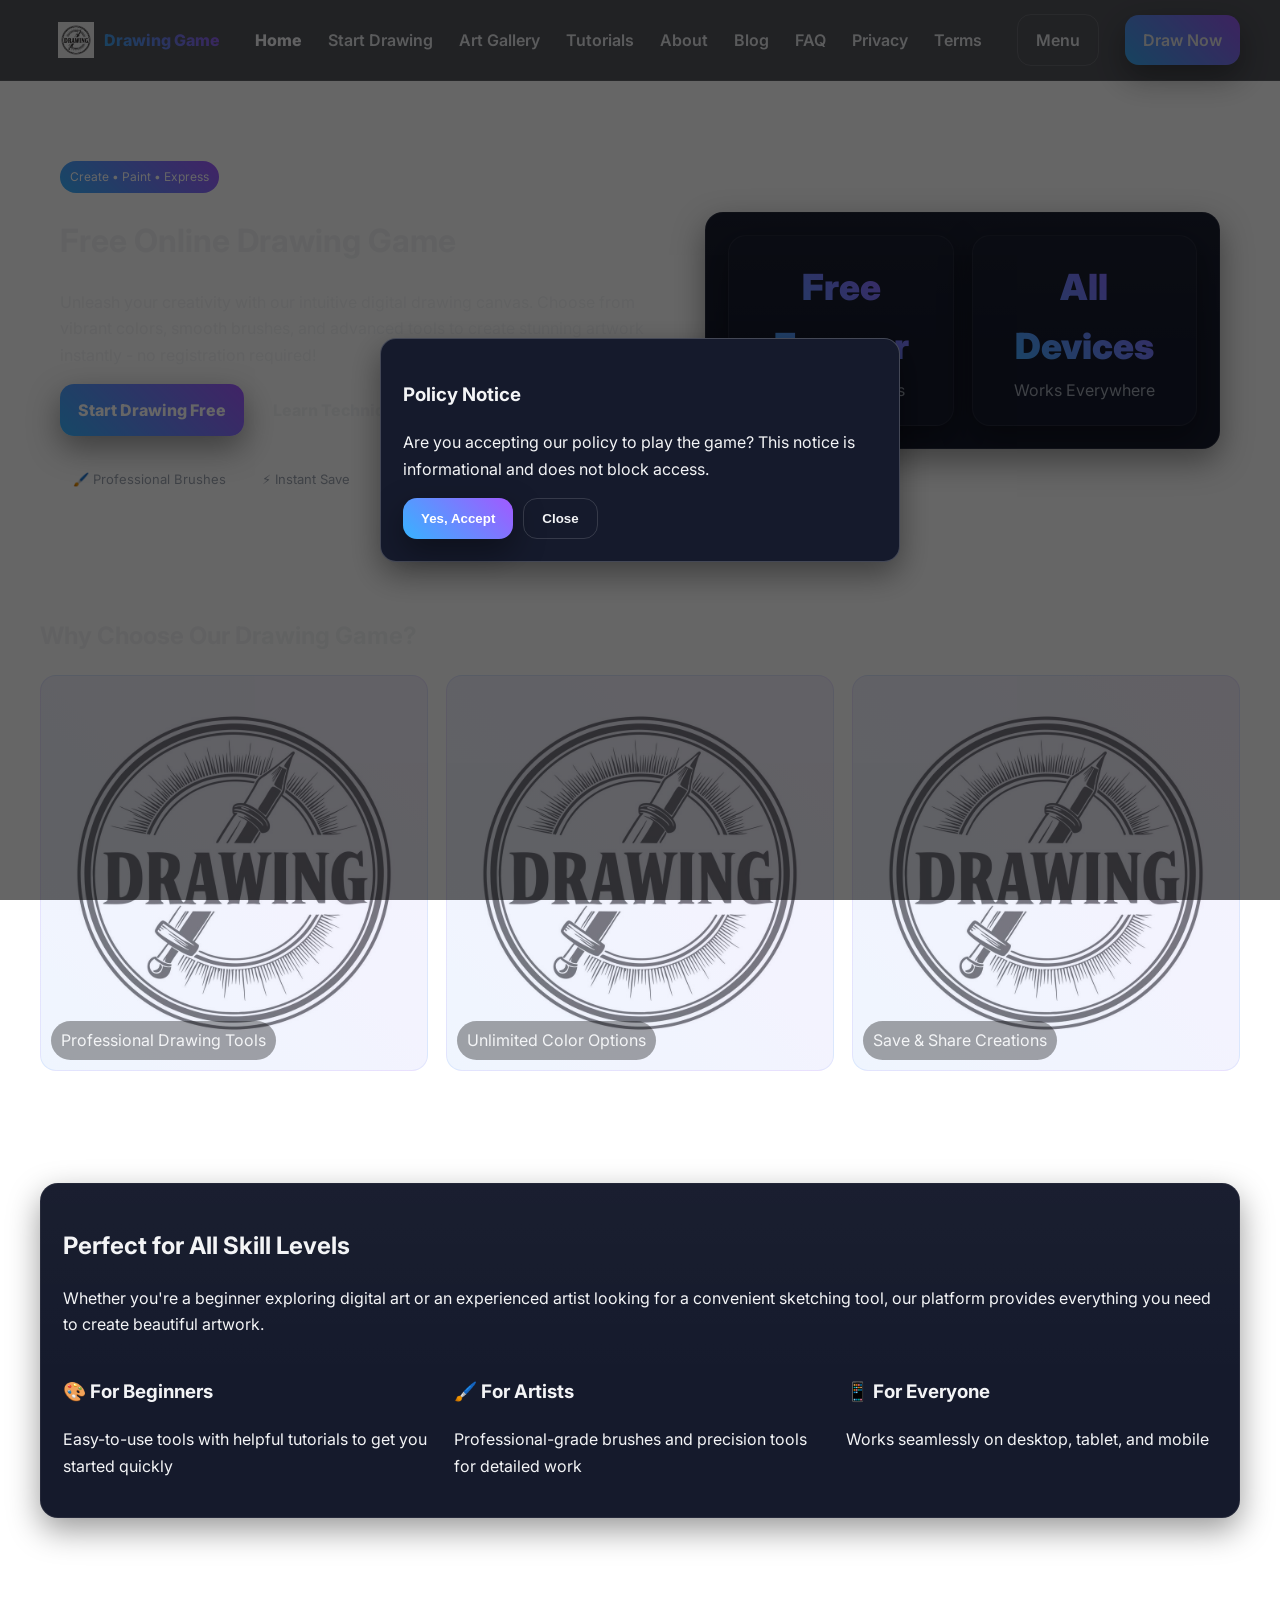
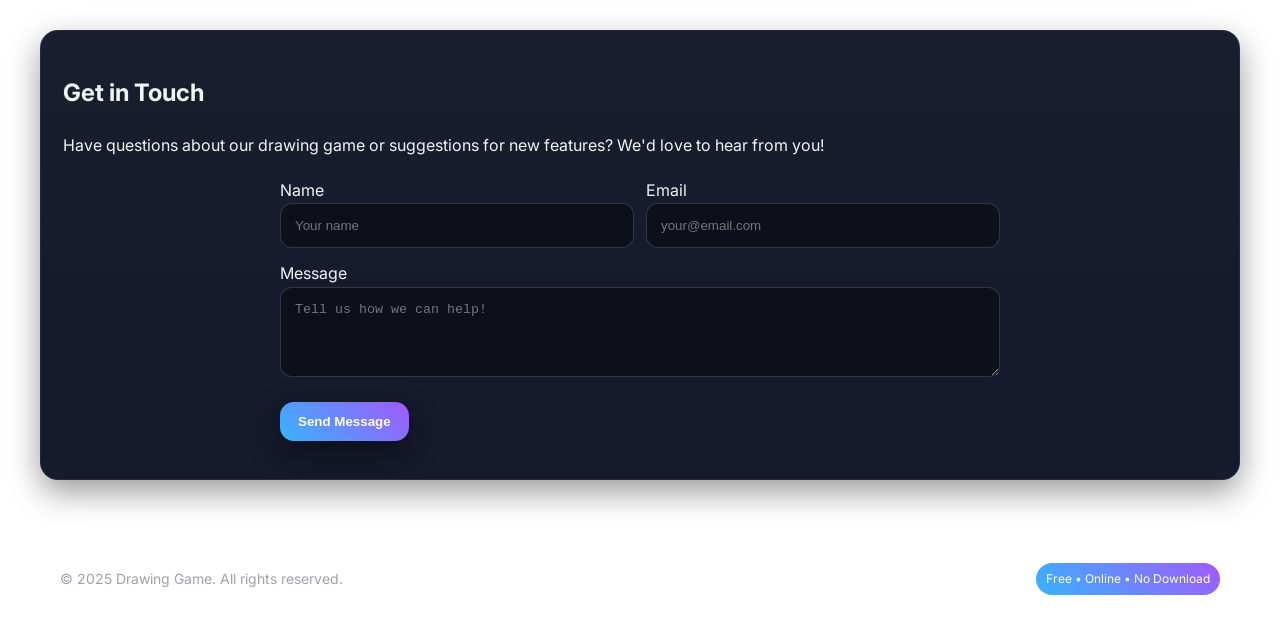
<file: index.html>
<!doctype html>
<html lang="en">
<head>
<meta charset="utf-8">
<meta name="viewport" content="width=device-width, initial-scale=1" />
<link rel="icon" href="./assets/img/pen-drawing-.jpg">
<title>Online Drawing Game - Free Digital Sketch Pad</title>
<meta name="description" content="Play our free online drawing game! Create digital art with smooth brush strokes, color picker, and instant save. No download required - start drawing now!">
<meta property="og:title" content="Online Drawing Game - Free Digital Sketch Pad">
<meta property="og:description" content="Create amazing digital art with our intuitive drawing tools. Free, fast, and works on any device.">
<meta property="og:type" content="website">
<meta property="og:image" content="./assets/img/pen-drawing-.jpg">
<meta name="twitter:card" content="summary">
<meta name="twitter:title" content="Online Drawing Game - Free Digital Sketch Pad">
<meta name="twitter:description" content="Express your creativity with our smooth, responsive digital drawing canvas. Perfect for artists of all skill levels.">
<link rel="preconnect" href="https://fonts.googleapis.com">
<link rel="preconnect" href="https://fonts.gstatic.com" crossorigin>
<link href="https://fonts.googleapis.com/css2?family=Inter:wght@400;600;800&display=swap" rel="stylesheet">
<link rel="stylesheet" href="assets/css/style.css" />
</head>
<body>
<nav class="nav">
  <div class="container nav-inner">
    <a class="logo" href="index.html" aria-label="Home"><img src="assets/img/pen-drawing-.jpg" alt="Drawing Game logo"><span>Drawing Game</span></a>
    <div class="menu" data-nav-menu>
      <a href="index.html" style='opacity:1;font-weight:800'>Home</a>
      <a href="game.html" >Start Drawing</a>
      <a href="gallery.html" >Art Gallery</a>
      <a href="tutorials.html" >Tutorials</a>
      <a href="about.html" >About</a>
      <a href="blog.html" >Blog</a>
      <a href="faq.html" >FAQ</a>
      <a href="privacy.html" >Privacy</a>
      <a href="terms.html" >Terms</a>
    </div>
    <div class="right"><a class="btn ghost" data-nav-toggle>Menu</a><a class="btn" href="game.html">Draw Now</a></div>
  </div>
</nav>

<header class="hero">
  <div class="container grid">
    <div>
      <div class="badge">Create • Paint • Express</div>
      <h1>Free Online Drawing Game</h1>
      <p class="hero-p">Unleash your creativity with our intuitive digital drawing canvas. Choose from vibrant colors, smooth brushes, and advanced tools to create stunning artwork instantly - no registration required!</p>
      <div class="hero-buttons">
        <a class="btn" href="game.html">Start Drawing Free</a>
        <a class="btn ghost" href="tutorials.html">Learn Techniques</a>
      </div>
      <div class="kudos">
        <span class="pill">🖌️ Professional Brushes</span>
        <span class="pill">⚡ Instant Save</span>
        <span class="pill">📱 Mobile Friendly</span>
      </div>
    </div>
    <div class="card">
      <div class="grid-2">
        <div class="card">
          <div class="stat"><div class="n">Free Forever</div><div class="t">No Hidden Costs</div></div>
        </div>
        <div class="card">
          <div class="stat"><div class="n">All Devices</div><div class="t">Works Everywhere</div></div>
        </div>
      </div>
    </div>
  </div>
</header>

<section class="section container">
  <h2>Why Choose Our Drawing Game?</h2>
  <div class="showcase">
    <div class="tile">
      <img src="assets/img/pen-drawing-.jpg" alt="Digital art creation" style="width:100%;height:100%;opacity:.6;object-fit:cover">
      <div class="cap">Professional Drawing Tools</div>
    </div>
    <div class="tile">
      <img src="assets/img/pen-drawing-.jpg" alt="Color palette" style="width:100%;height:100%;opacity:.6;object-fit:cover">
      <div class="cap">Unlimited Color Options</div>
    </div>
    <div class="tile">
      <img src="assets/img/pen-drawing-.jpg" alt="Digital artwork" style="width:100%;height:100%;opacity:.6;object-fit:cover">
      <div class="cap">Save & Share Creations</div>
    </div>
  </div>
</section>

<section class="section container">
  <div class="card">
    <h2>Perfect for All Skill Levels</h2>
    <p>Whether you're a beginner exploring digital art or an experienced artist looking for a convenient sketching tool, our platform provides everything you need to create beautiful artwork.</p>
    <div class="feature-list">
      <div class="feature-item">
        <h3>🎨 For Beginners</h3>
        <p>Easy-to-use tools with helpful tutorials to get you started quickly</p>
      </div>
      <div class="feature-item">
        <h3>🖌️ For Artists</h3>
        <p>Professional-grade brushes and precision tools for detailed work</p>
      </div>
      <div class="feature-item">
        <h3>📱 For Everyone</h3>
        <p>Works seamlessly on desktop, tablet, and mobile</p>
      </div>
    </div>
  </div>
</section>

<section id="contact" class="section container">
  <div class="card">
    <h2>Get in Touch</h2>
    <p>Have questions about our drawing game or suggestions for new features? We'd love to hear from you!</p>
    <form id="contact-form" style="max-width:720px;margin:18px auto 0;text-align:left">
      <div class="form-row">
        <div>
          <label>Name</label>
          <input name="name" required placeholder="Your name">
        </div>
        <div>
          <label>Email</label>
          <input name="email" required type="email" placeholder="your@email.com">
        </div>
      </div>
      <div style="height:12px"></div>
      <div>
        <label>Message</label>
        <textarea name="message" rows="4" placeholder="Tell us how we can help!"></textarea>
      </div>
      <div style="height:18px"></div>
      <button class="btn" type="submit">Send Message</button>
      <p id="form-status" style="margin-top: 15px; text-align: center;"></p>
    </form>
  </div>
</section>

<footer class="footer">
  <div class="container" style="display:flex;align-items:center;justify-content:space-between;gap:12px;flex-wrap:wrap">
    <div>© 2025 Drawing Game. All rights reserved.</div>
    <div style="display:flex;gap:12px;align-items:center"><span class="badge">Free • Online • No Download</span></div>
  </div>
</footer>
<script src="assets/js/main.js"></script>
</body>
</html>
</file>
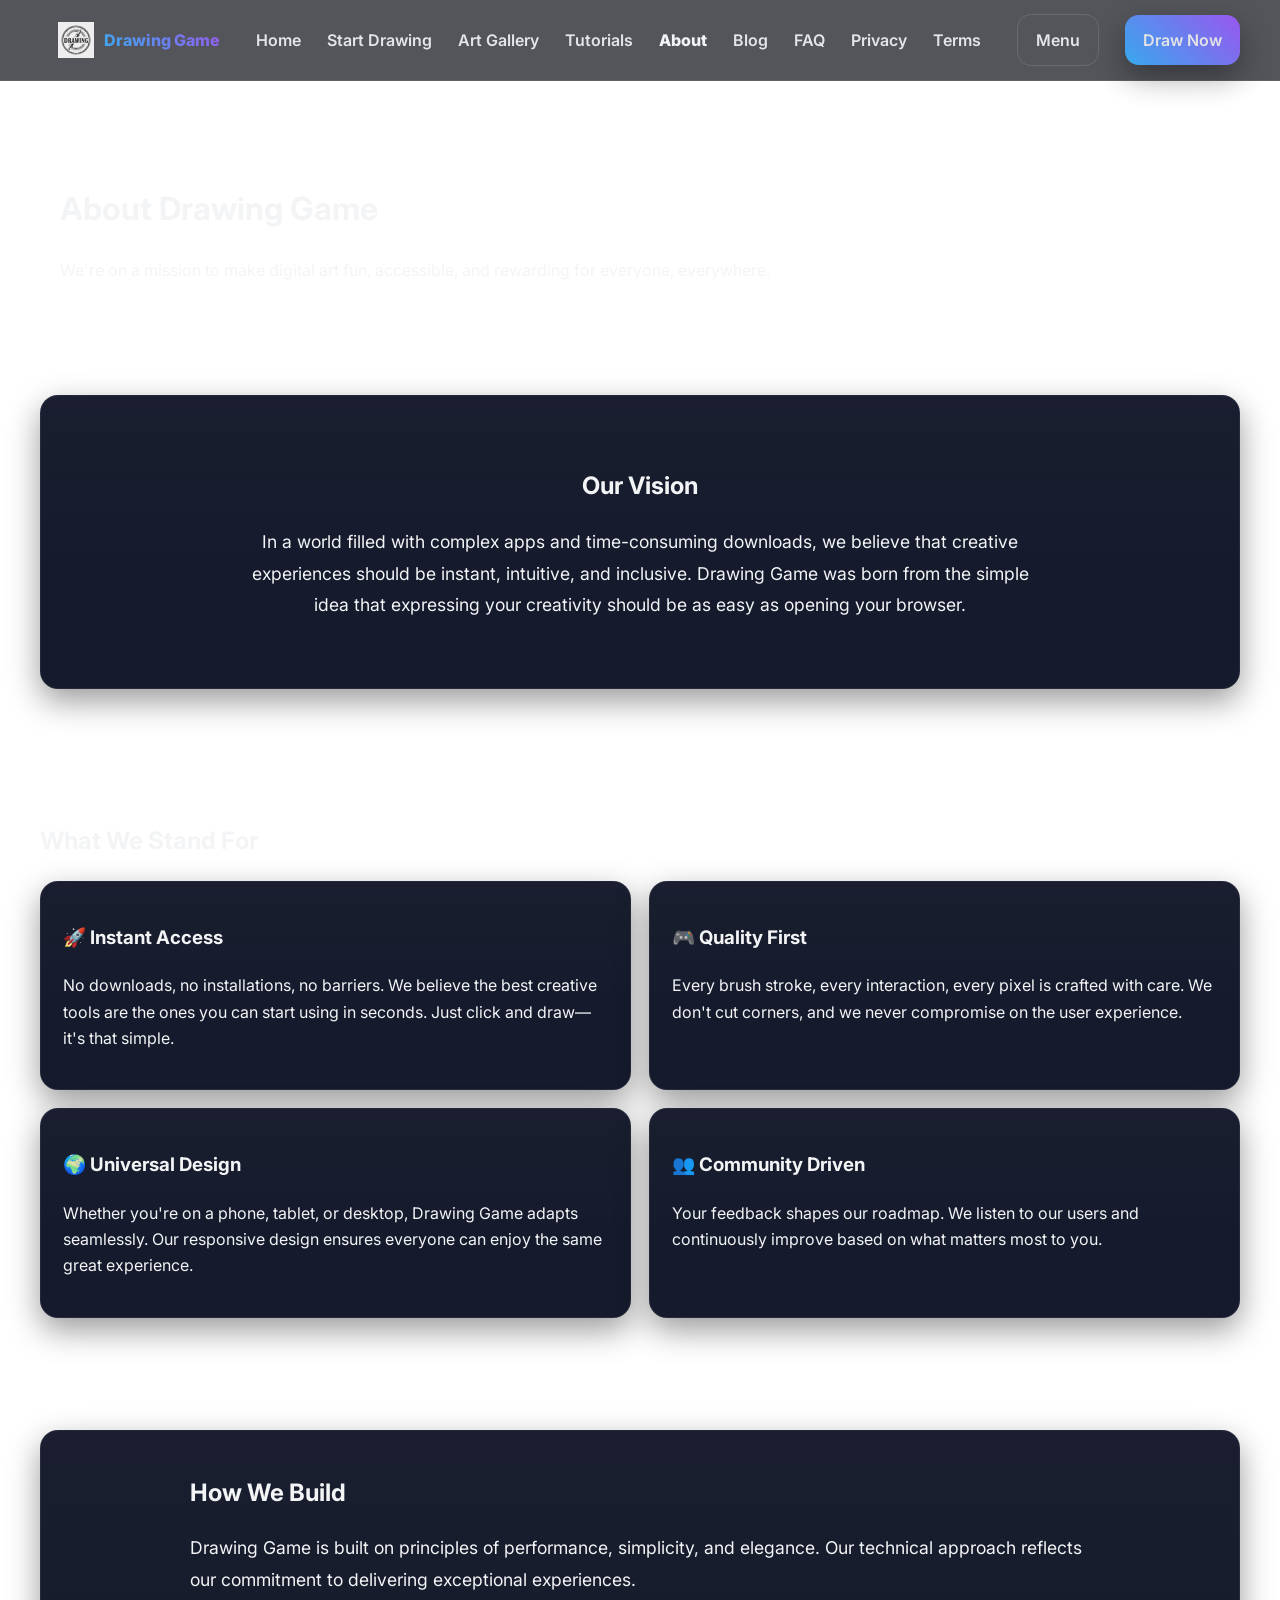
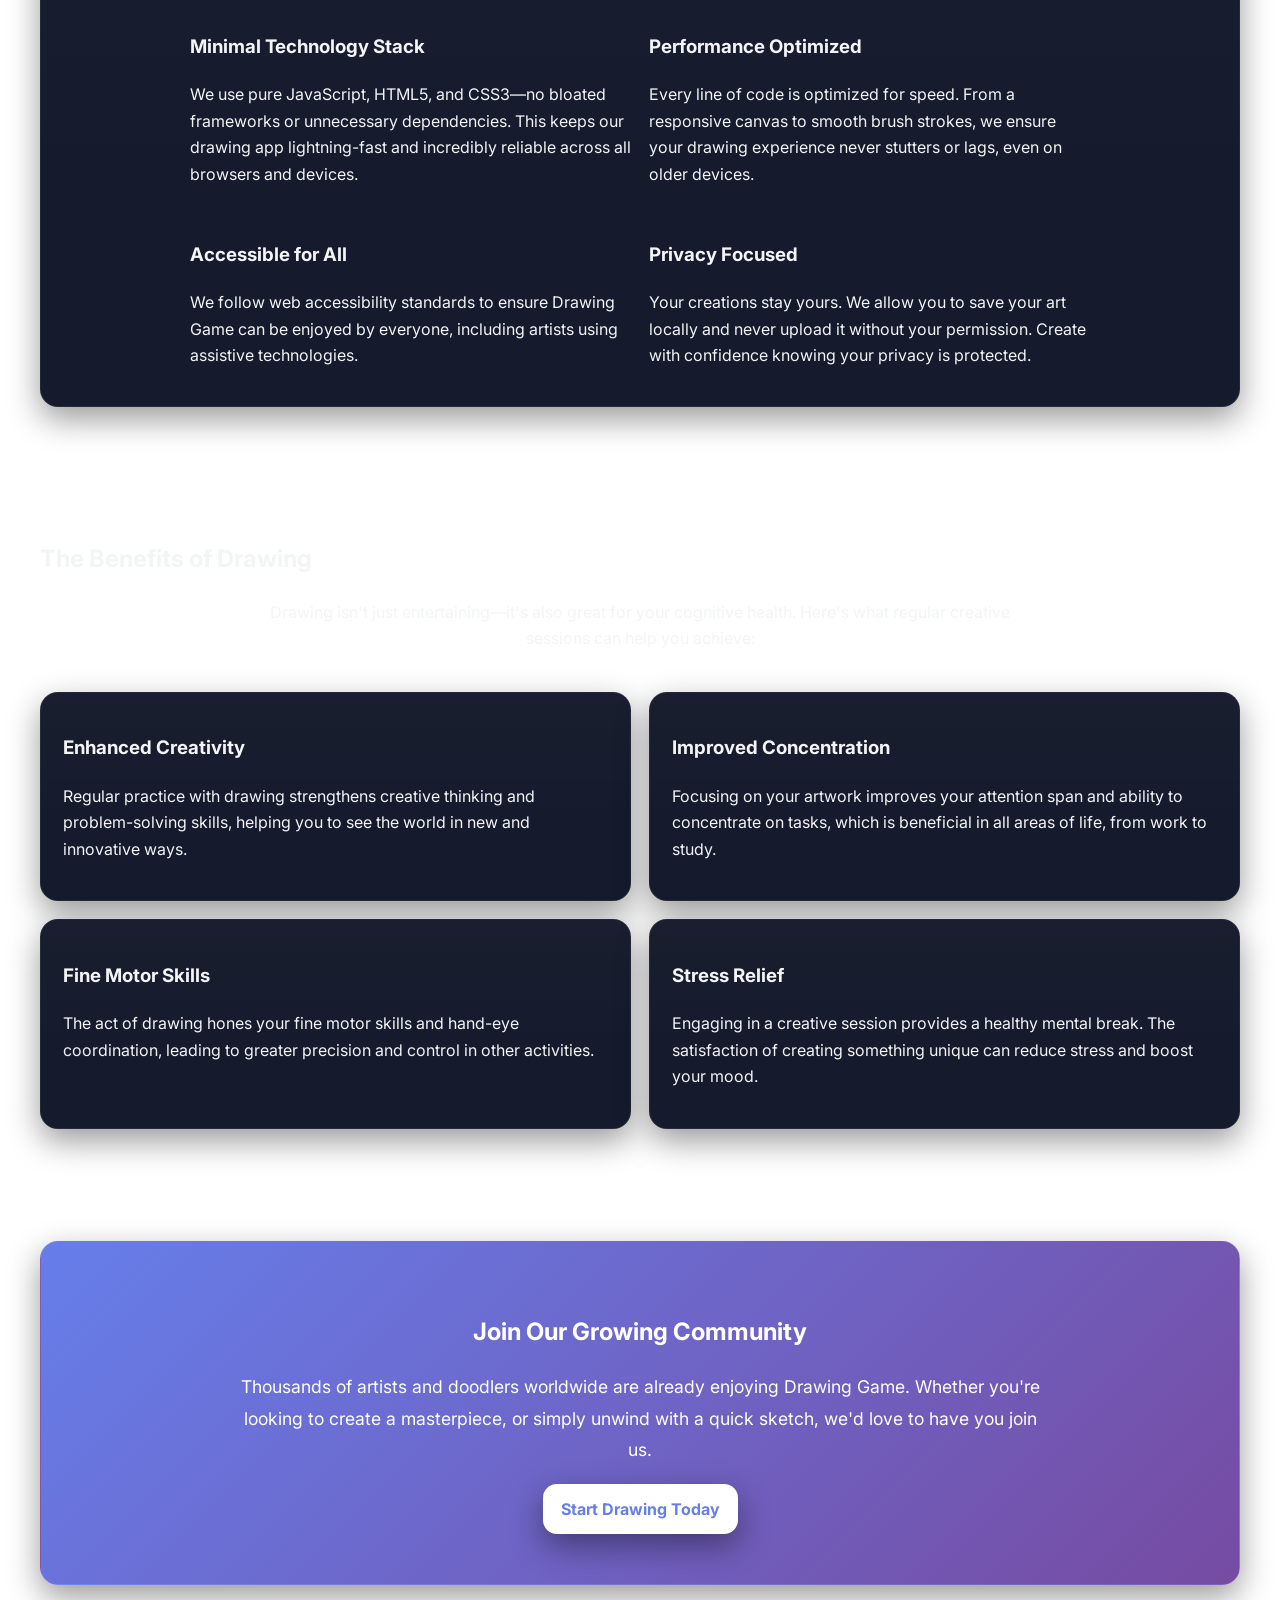
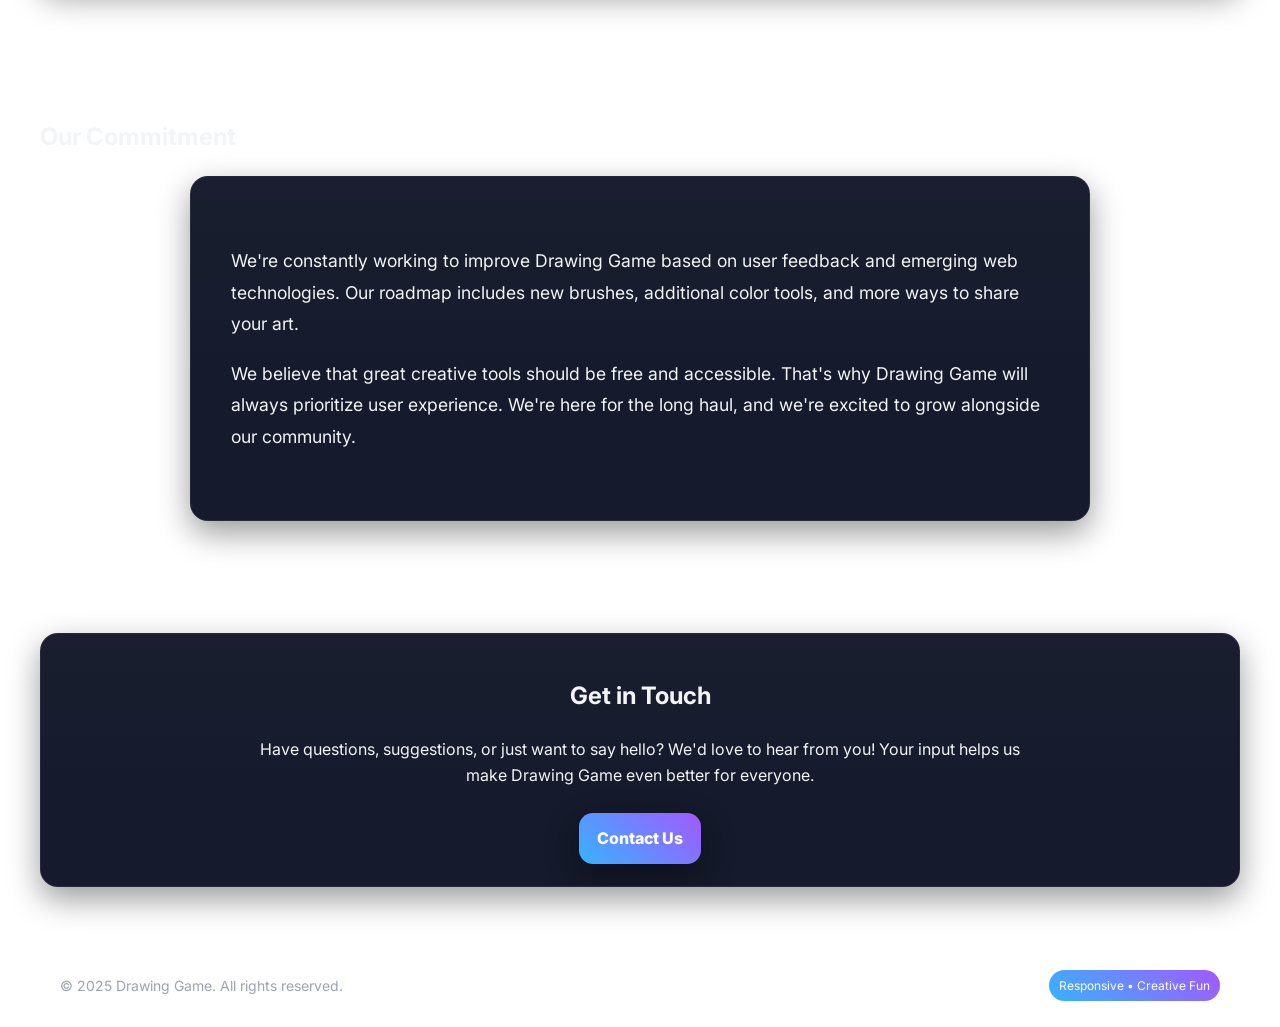
<file: about.html>
<!doctype html>
<html lang="en">
<head>
<meta charset="utf-8">
<meta name="viewport" content="width=device-width, initial-scale=1" />
<link rel="icon" href="./assets/img/pen-drawing-.jpg">
<title>About Drawing Game - Our Story</title>
<meta name="description" content="Learn about Drawing Game and our mission to create engaging, accessible drawing experiences for everyone.">
<link rel="preconnect" href="https://fonts.googleapis.com">
<link rel="preconnect" href="https://fonts.gstatic.com" crossorigin>
<link href="https://fonts.googleapis.com/css2?family=Inter:wght@400;600;800&display=swap" rel="stylesheet">
<link rel="stylesheet" href="assets/css/style.css" />
</head>
<body>
<nav class="nav">
  <div class="container nav-inner">
    <a class="logo" href="index.html" aria-label="Home"><img src="assets/img/pen-drawing-.jpg" alt="Drawing Game icon"><span>Drawing Game</span></a>
    <div class="menu" data-nav-menu>
      <a href="index.html">Home</a>
      <a href="game.html">Start Drawing</a>
      <a href="gallery.html">Art Gallery</a>
      <a href="tutorials.html">Tutorials</a>
      <a href="about.html" style='opacity:1;font-weight:800'>About</a>
      <a href="blog.html">Blog</a>
      <a href="faq.html">FAQ</a>
      <a href="privacy.html">Privacy</a>
      <a href="terms.html">Terms</a>
    </div>
    <div class="right"><a class="btn ghost" data-nav-toggle>Menu</a><a class="btn" href="game.html">Draw Now</a></div>
  </div>
</nav>

<header class="hero">
  <div class="container">
    <h1>About Drawing Game</h1>
    <p>We're on a mission to make digital art fun, accessible, and rewarding for everyone, everywhere.</p>
  </div>
</header>

<section class="section container">
  <div class="card text-center card-padded">
    <h2>Our Vision</h2>
    <p class="large-text lead">
      In a world filled with complex apps and time-consuming downloads, we believe that creative experiences should be instant, intuitive, and inclusive. Drawing Game was born from the simple idea that expressing your creativity should be as easy as opening your browser.
    </p>
  </div>
</section>

<section class="section container">
  <h2>What We Stand For</h2>
  <div class="grid-2">
    <div class="card">
      <h3>🚀 Instant Access</h3>
      <p>No downloads, no installations, no barriers. We believe the best creative tools are the ones you can start using in seconds. Just click and draw—it's that simple.</p>
    </div>
    <div class="card">
      <h3>🎮 Quality First</h3>
      <p>Every brush stroke, every interaction, every pixel is crafted with care. We don't cut corners, and we never compromise on the user experience.</p>
    </div>
    <div class="card">
      <h3>🌍 Universal Design</h3>
      <p>Whether you're on a phone, tablet, or desktop, Drawing Game adapts seamlessly. Our responsive design ensures everyone can enjoy the same great experience.</p>
    </div>
    <div class="card">
      <h3>👥 Community Driven</h3>
      <p>Your feedback shapes our roadmap. We listen to our users and continuously improve based on what matters most to you.</p>
    </div>
  </div>
</section>

<section class="section container">
  <div class="card">
    <div class="centered-content">
      <h2>How We Build</h2>
      <p class="large-text">
        Drawing Game is built on principles of performance, simplicity, and elegance. Our technical approach reflects our commitment to delivering exceptional experiences.
      </p>
      
      <div class="grid-2 text-left">
        <div>
          <h3>Minimal Technology Stack</h3>
          <p>We use pure JavaScript, HTML5, and CSS3—no bloated frameworks or unnecessary dependencies. This keeps our drawing app lightning-fast and incredibly reliable across all browsers and devices.</p>
        </div>
        <div>
          <h3>Performance Optimized</h3>
          <p>Every line of code is optimized for speed. From a responsive canvas to smooth brush strokes, we ensure your drawing experience never stutters or lags, even on older devices.</p>
        </div>
        <div>
          <h3>Accessible for All</h3>
          <p>We follow web accessibility standards to ensure Drawing Game can be enjoyed by everyone, including artists using assistive technologies.</p>
        </div>
        <div>
          <h3>Privacy Focused</h3>
          <p>Your creations stay yours. We allow you to save your art locally and never upload it without your permission. Create with confidence knowing your privacy is protected.</p>
        </div>
      </div>
    </div>
  </div>
</section>

<section class="section container">
  <h2>The Benefits of Drawing</h2>
  <p class="text-center lead" style="margin-bottom: 40px;">
    Drawing isn't just entertaining—it's also great for your cognitive health. Here's what regular creative sessions can help you achieve:
  </p>
  <div class="grid-2">
    <div class="card">
      <h3>Enhanced Creativity</h3>
      <p>Regular practice with drawing strengthens creative thinking and problem-solving skills, helping you to see the world in new and innovative ways.</p>
    </div>
    <div class="card">
      <h3>Improved Concentration</h3>
      <p>Focusing on your artwork improves your attention span and ability to concentrate on tasks, which is beneficial in all areas of life, from work to study.</p>
    </div>
    <div class="card">
      <h3>Fine Motor Skills</h3>
      <p>The act of drawing hones your fine motor skills and hand-eye coordination, leading to greater precision and control in other activities.</p>
    </div>
    <div class="card">
      <h3>Stress Relief</h3>
      <p>Engaging in a creative session provides a healthy mental break. The satisfaction of creating something unique can reduce stress and boost your mood.</p>
    </div>
  </div>
</section>

<section class="section container">
  <div class="card text-center card-padded cta-card">
    <h2>Join Our Growing Community</h2>
    <p class="large-text lead">
      Thousands of artists and doodlers worldwide are already enjoying Drawing Game. Whether you're looking to create a masterpiece, or simply unwind with a quick sketch, we'd love to have you join us.
    </p>
    <a class="btn cta-button" href="game.html">Start Drawing Today</a>
  </div>
</section>

<section class="section container">
  <h2>Our Commitment</h2>
  <div class="card centered-content card-padded">
    <p class="large-text">
      We're constantly working to improve Drawing Game based on user feedback and emerging web technologies. Our roadmap includes new brushes, additional color tools, and more ways to share your art.
    </p>
    <p class="large-text">
      We believe that great creative tools should be free and accessible. That's why Drawing Game will always prioritize user experience. We're here for the long haul, and we're excited to grow alongside our community.
    </p>
  </div>
</section>

<section class="section container">
  <div class="card text-center">
    <h2>Get in Touch</h2>
    <p class="lead">
      Have questions, suggestions, or just want to say hello? We'd love to hear from you! Your input helps us make Drawing Game even better for everyone.
    </p>
    <div class="contact-button">
      <a class="btn" href="index.html#contact">Contact Us</a>
    </div>
  </div>
</section>

<footer class="footer">
  <div class="container" style="display:flex;align-items:center;justify-content:space-between;gap:12px;flex-wrap:wrap">
    <div>© 2025 Drawing Game. All rights reserved.</div>
    <div style="display:flex;gap:12px;align-items:center"><span class="badge">Responsive • Creative Fun</span></div>
  </div>
</footer>

<script src="assets/js/main.js"></script>
</body>
</html>
</file>
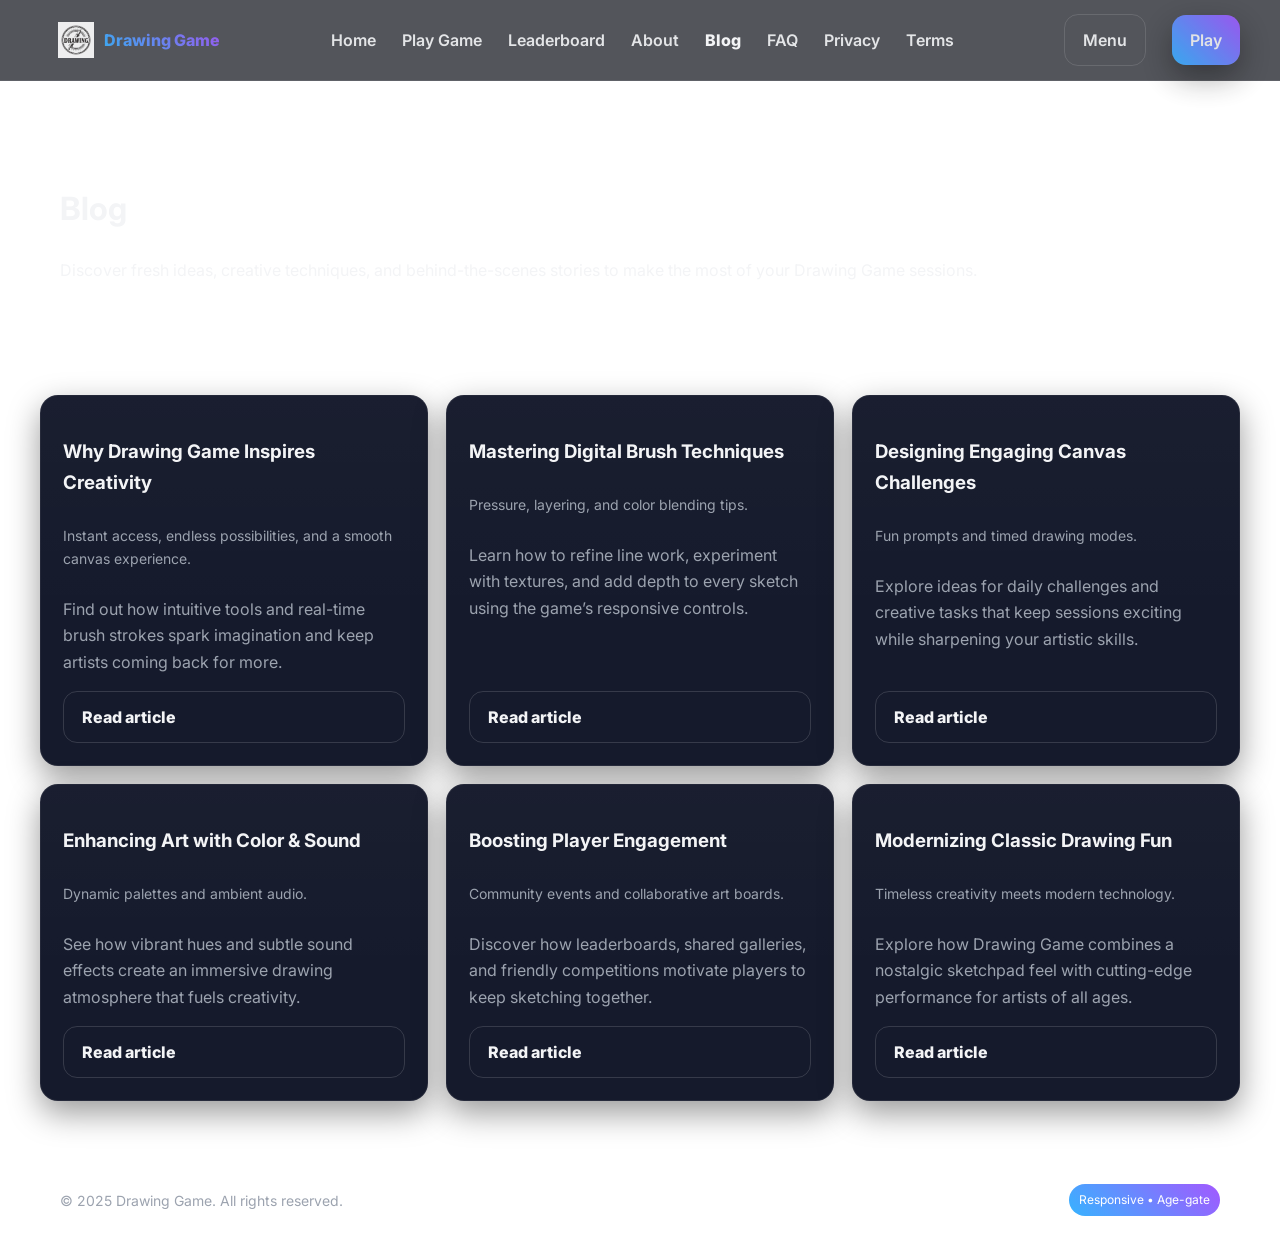
<file: blog.html>
<!doctype html>
<html lang="en">
<head>
<meta charset="utf-8">
<meta name="viewport" content="width=device-width, initial-scale=1" />
<link rel="icon" href="./assets/img/pen-drawing-.jpg">
<title> Drawing Game - Drawing Game</title>
<meta name="description" content="Drawing Game is a playful, responsive game site with a fast canvas runner.">
<link rel="preconnect" href="https://fonts.googleapis.com"><link rel="preconnect" href="https://fonts.gstatic.com" crossorigin>
<link href="https://fonts.googleapis.com/css2?family=Inter:wght@400;600;800&display=swap" rel="stylesheet">
<link rel="stylesheet" href="assets/css/style.css" />
</head>
<body>
<nav class="nav">
  <div class="container nav-inner">
    <a class="logo" href="index.html" aria-label="Home"><img src="assets/img/pen-drawing-.jpg" alt=" Drawing Game icon"><span> Drawing Game</span></a>
    <div class="menu" data-nav-menu>
      <a href="index.html" >Home</a>
      <a href="game.html" >Play Game</a>
      <a href="leaderboard.html" >Leaderboard</a>
      <a href="about.html" >About</a>
      <a href="blog.html" style='opacity:1;font-weight:800'>Blog</a>
      <a href="faq.html" >FAQ</a>
      <a href="privacy.html" >Privacy</a>
      <a href="terms.html" >Terms</a>
    </div>
    <div class="right"><a class="btn ghost" data-nav-toggle>Menu</a><a class="btn" href="game.html">Play</a></div>
  </div>
</nav>

<header class="hero">
  <div class="container">
    <h1>Blog</h1>
    <p>Discover fresh ideas, creative techniques, and behind-the-scenes stories to make the most of your Drawing Game sessions.</p>
  </div>
</header>

<section class="section container">
  <div class="blog-grid">

    <div class="card blog-card">
      <h3>Why Drawing Game Inspires Creativity</h3>
      <div class="meta">Instant access, endless possibilities, and a smooth canvas experience.</div>
      <p class="excerpt">Find out how intuitive tools and real-time brush strokes spark imagination and keep artists coming back for more.</p>
      <a class="btn ghost read" href="posts/post-1.html">Read article</a>
    </div>

    <div class="card blog-card">
      <h3>Mastering Digital Brush Techniques</h3>
      <div class="meta">Pressure, layering, and color blending tips.</div>
      <p class="excerpt">Learn how to refine line work, experiment with textures, and add depth to every sketch using the game’s responsive controls.</p>
      <a class="btn ghost read" href="posts/post-1.html">Read article</a>
    </div>

    <div class="card blog-card">
      <h3>Designing Engaging Canvas Challenges</h3>
      <div class="meta">Fun prompts and timed drawing modes.</div>
      <p class="excerpt">Explore ideas for daily challenges and creative tasks that keep sessions exciting while sharpening your artistic skills.</p>
      <a class="btn ghost read" href="posts/post-1.html">Read article</a>
    </div>

    <div class="card blog-card">
      <h3>Enhancing Art with Color & Sound</h3>
      <div class="meta">Dynamic palettes and ambient audio.</div>
      <p class="excerpt">See how vibrant hues and subtle sound effects create an immersive drawing atmosphere that fuels creativity.</p>
      <a class="btn ghost read" href="posts/post-1.html">Read article</a>
    </div>

    <div class="card blog-card">
      <h3>Boosting Player Engagement</h3>
      <div class="meta">Community events and collaborative art boards.</div>
      <p class="excerpt">Discover how leaderboards, shared galleries, and friendly competitions motivate players to keep sketching together.</p>
      <a class="btn ghost read" href="posts/post-1.html">Read article</a>
    </div>

    <div class="card blog-card">
      <h3>Modernizing Classic Drawing Fun</h3>
      <div class="meta">Timeless creativity meets modern technology.</div>
      <p class="excerpt">Explore how Drawing Game combines a nostalgic sketchpad feel with cutting-edge performance for artists of all ages.</p>
      <a class="btn ghost read" href="posts/post-1.html">Read article</a>
    </div>

  </div>
</section>

<footer class="footer">
  <div class="container" style="display:flex;align-items:center;justify-content:space-between;gap:12px;flex-wrap:wrap">
    <div>© 2025 Drawing Game. All rights reserved.</div>
    <div style="display:flex;gap:12px;align-items:center">
      <span class="badge">Responsive • Age-gate</span>
    </div>
  </div>
</footer>

<script src="assets/js/main.js"></script>
</body>
</html>
</file>
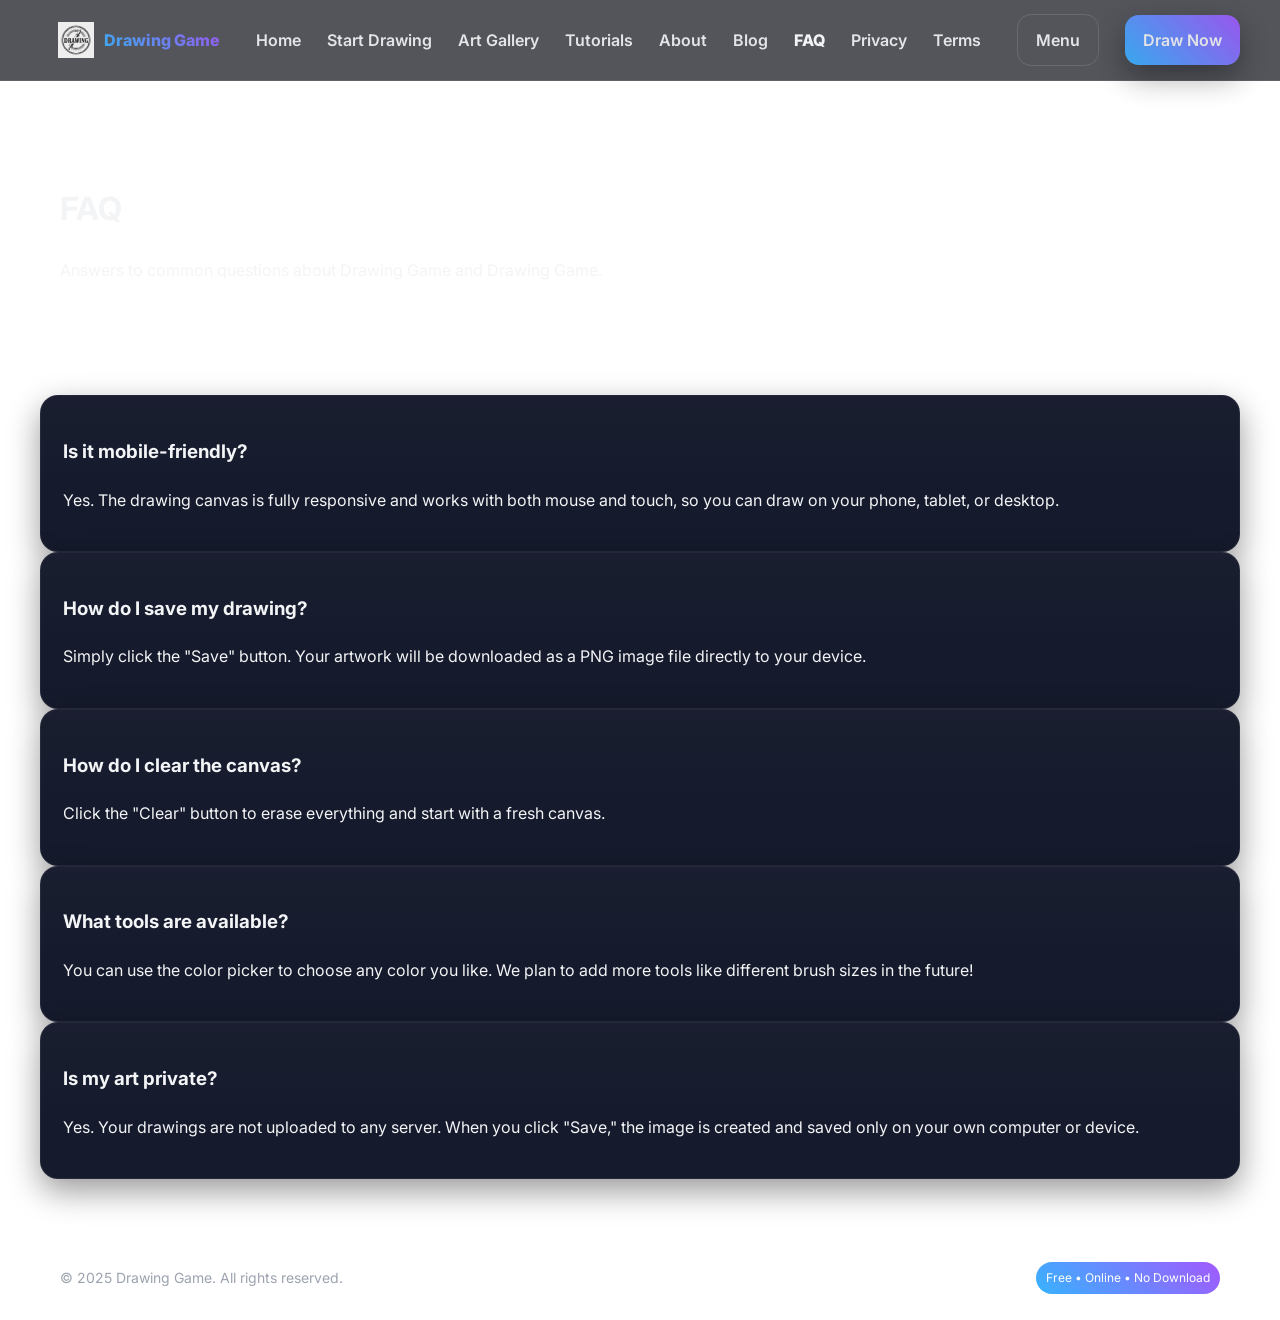
<file: faq.html>
<!doctype html>
<html lang="en">
<head>
<meta charset="utf-8">
<meta name="viewport" content="width=device-width, initial-scale=1" />
<link rel="icon" href="./assets/img/pen-drawing-.jpg">
<title> Drawing Game -  Drawing Game</title>
<meta name="description" content=" Drawing Game is a playful, responsive game site with a fast canvas runner.">
<link rel="preconnect" href="https://fonts.googleapis.com"><link rel="preconnect" href="https://fonts.gstatic.com" crossorigin>
<link href="https://fonts.googleapis.com/css2?family=Inter:wght@400;600;800&display=swap" rel="stylesheet">
<link rel="stylesheet" href="assets/css/style.css" />
</head>
<body>
<nav class="nav">
  <div class="container nav-inner">
    <a class="logo" href="index.html" aria-label="Home"><img src="assets/img/pen-drawing-.jpg" alt=" Drawing Game icon"><span> Drawing Game</span></a>
    <div class="menu" data-nav-menu>
      <a href="index.html" >Home</a>
      <a href="game.html" >Start Drawing</a>
      <a href="gallery.html" >Art Gallery</a>
      <a href="tutorials.html" >Tutorials</a>
      <a href="about.html" >About</a>
      <a href="blog.html" >Blog</a>
      <a href="faq.html" style='opacity:1;font-weight:800'>FAQ</a>
      <a href="privacy.html" >Privacy</a>
      <a href="terms.html" >Terms</a>
    </div>
    <div class="right"><a class="btn ghost" data-nav-toggle>Menu</a><a class="btn" href="game.html">Draw Now</a></div>
  </div>
</nav>
<header class='hero'><div class='container'><h1>FAQ</h1><p>Answers to common questions about  Drawing Game and  Drawing Game.</p></div></header>
<section class='section container'>

<div class='card'>
<h3>Is it mobile-friendly?</h3>
<p>Yes. The drawing canvas is fully responsive and works with both mouse and touch, so you can draw on your phone, tablet, or desktop.</p>
</div>

<div class='card'>
<h3>How do I save my drawing?</h3>
<p>Simply click the "Save" button. Your artwork will be downloaded as a PNG image file directly to your device.</p>
</div>

<div class='card'>
<h3>How do I clear the canvas?</h3>
<p>Click the "Clear" button to erase everything and start with a fresh canvas.</p>
</div>

<div class='card'>
<h3>What tools are available?</h3>
<p>You can use the color picker to choose any color you like. We plan to add more tools like different brush sizes in the future!</p>
</div>

<div class='card'>
<h3>Is my art private?</h3>
<p>Yes. Your drawings are not uploaded to any server. When you click "Save," the image is created and saved only on your own computer or device.</p>
</div>

</section>
<footer class="footer">
  <div class="container">
    <div class="footer-copyright">© 2025 Drawing Game. All rights reserved.</div>
    <div class="footer-badge"><span class="badge">Free • Online • No Download</span></div>
  </div>
</footer>
<script src="assets/js/main.js"></script></body></html>
</file>
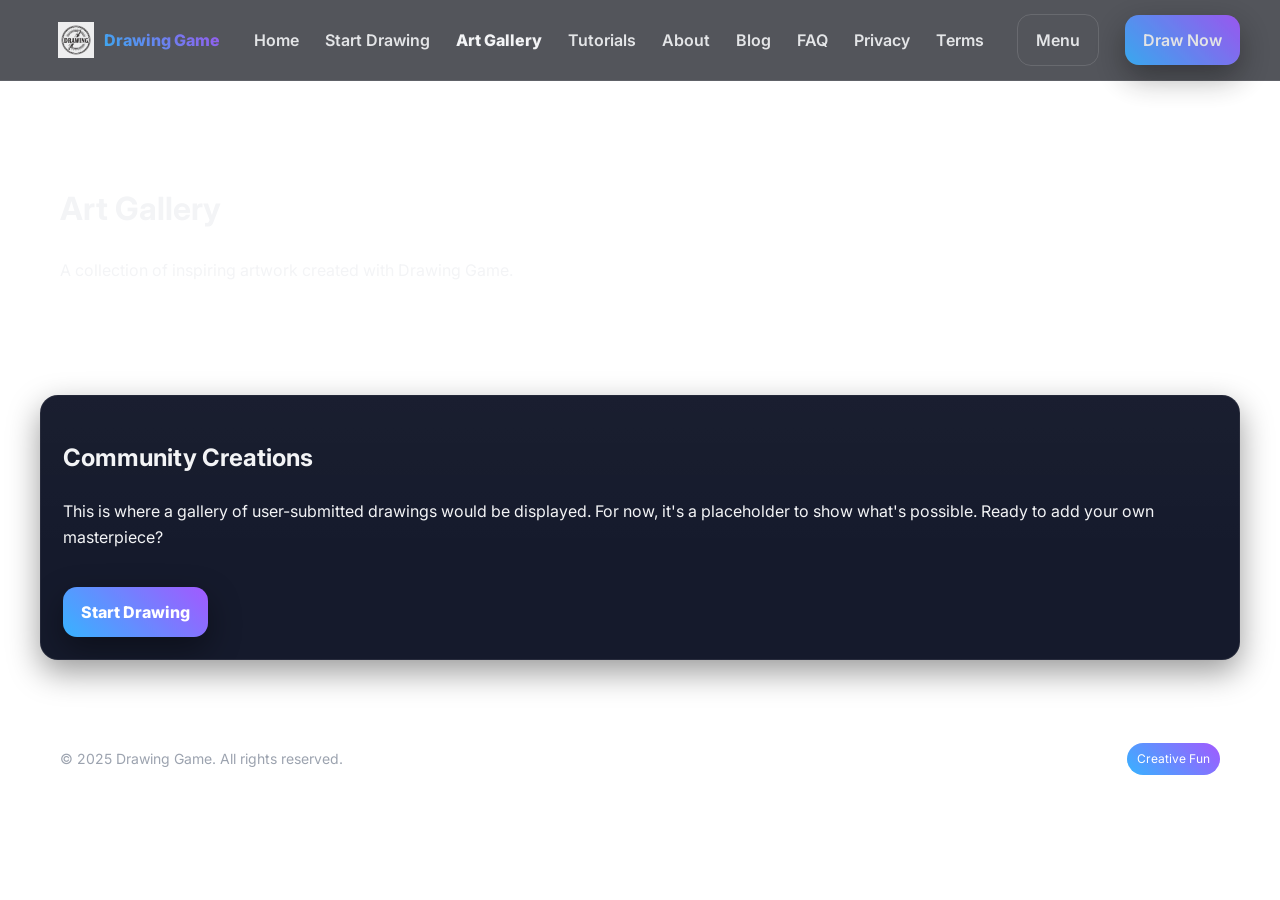
<file: gallery.html>
<!doctype html>
<html lang="en">
<head>
<meta charset="utf-8">
<meta name="viewport" content="width=device-width, initial-scale=1" />
<link rel="icon" href="./assets/img/pen-drawing-.jpg">
<title>Art Gallery - Drawing Game</title>
<meta name="description" content="Explore a gallery of amazing artwork created by Drawing Game players from around the world.">
<link rel="preconnect" href="https://fonts.googleapis.com">
<link rel="preconnect" href="https://fonts.gstatic.com" crossorigin>
<link href="https://fonts.googleapis.com/css2?family=Inter:wght@400;600;800&display=swap" rel="stylesheet">
<link rel="stylesheet" href="assets/css/style.css" />
</head>
<body>
<nav class="nav">
  <div class="container nav-inner">
    <a class="logo" href="index.html" aria-label="Home"><img src="assets/img/pen-drawing-.jpg" alt="Drawing Game icon"><span>Drawing Game</span></a>
    <div class="menu" data-nav-menu>
      <a href="index.html">Home</a>
      <a href="game.html">Start Drawing</a>
      <a href="gallery.html" style='opacity:1;font-weight:800'>Art Gallery</a>
      <a href="tutorials.html">Tutorials</a>
      <a href="about.html">About</a>
      <a href="blog.html">Blog</a>
      <a href="faq.html">FAQ</a>
      <a href="privacy.html">Privacy</a>
      <a href="terms.html">Terms</a>
    </div>
    <div class="right"><a class="btn ghost" data-nav-toggle>Menu</a><a class="btn" href="game.html">Draw Now</a></div>
  </div>
</nav>

<header class="hero">
  <div class="container">
    <h1>Art Gallery</h1>
    <p>A collection of inspiring artwork created with Drawing Game.</p>
  </div>
</header>

<section class="section container">
  <div class="card">
    <h2>Community Creations</h2>
    <p>This is where a gallery of user-submitted drawings would be displayed. For now, it's a placeholder to show what's possible. Ready to add your own masterpiece?
    </p>
    <a class="btn" href="game.html" style="margin-top: 20px;">Start Drawing</a>
  </div>
</section>

<footer class="footer">
  <div class="container" style="display:flex;align-items:center;justify-content:space-between;gap:12px;flex-wrap:wrap">
    <div>© 2025 Drawing Game. All rights reserved.</div>
    <div style="display:flex;gap:12px;align-items:center"><span class="badge">Creative Fun</span></div>
  </div>
</footer>
<script src="assets/js/main.js"></script>
</body>
</html>
</file>
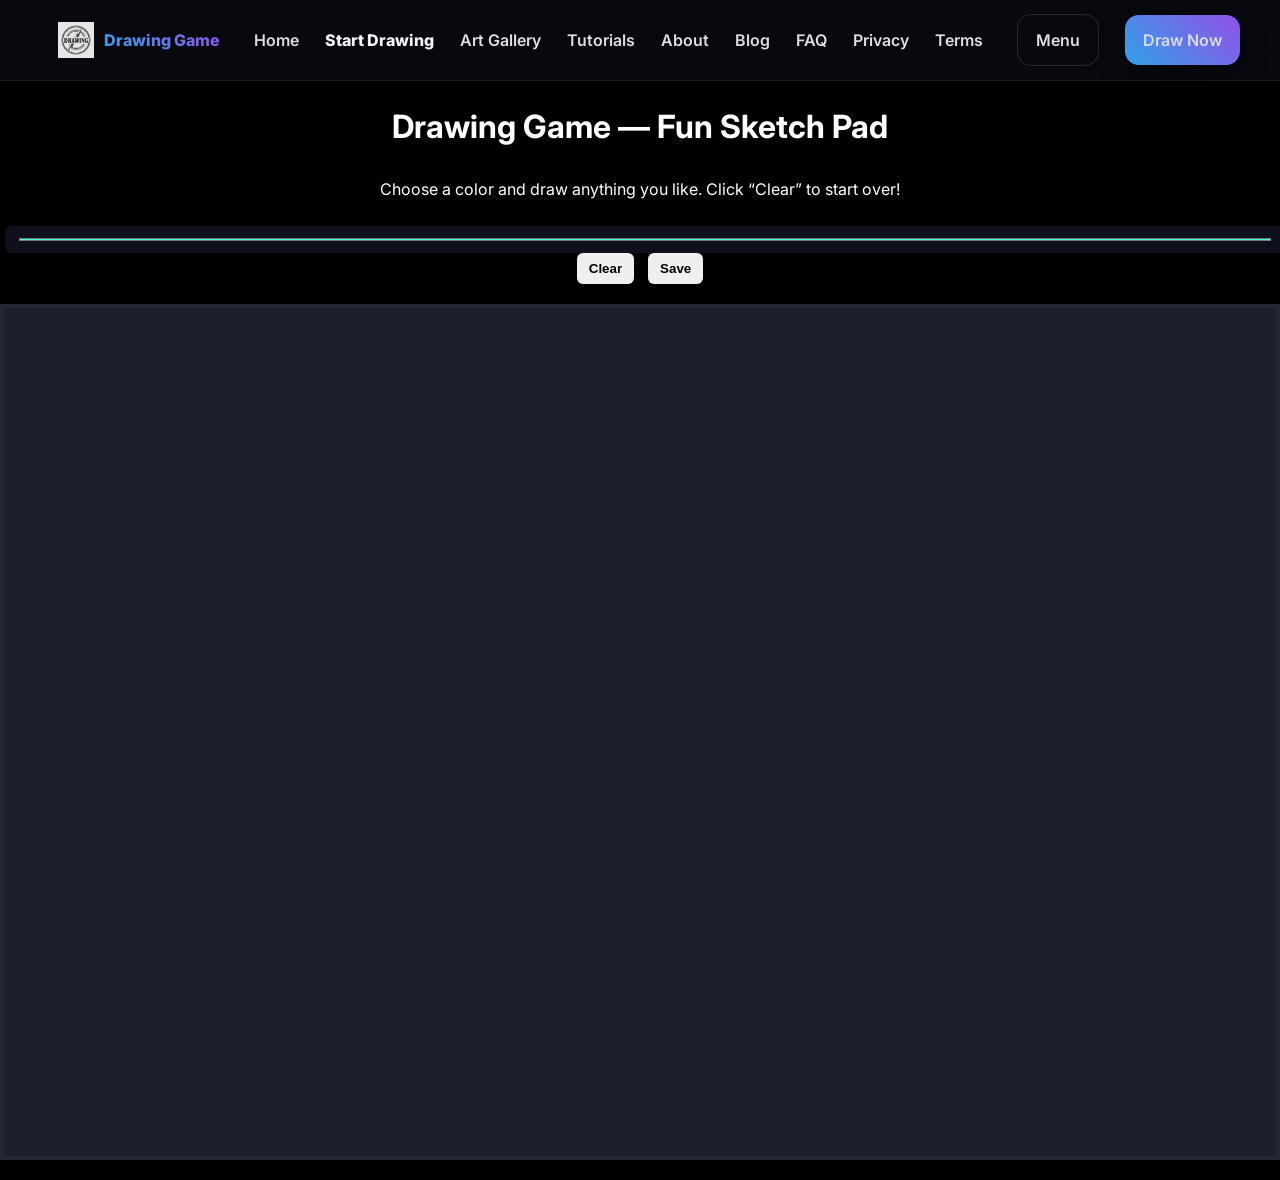
<file: game.html>
<!doctype html>
<html lang="en">
<head>
<meta charset="utf-8">
<meta name="viewport" content="width=device-width, initial-scale=1" />
<link rel="icon" href="./assets/img/pen-drawing-.jpg">
<title> Drawing Game - Fun Sketch Pad</title>
<meta name="description" content="Drawing Game: create art with a responsive canvas.">
<link rel="preconnect" href="https://fonts.googleapis.com">
<link rel="preconnect" href="https://fonts.gstatic.com" crossorigin>
<link href="https://fonts.googleapis.com/css2?family=Inter:wght@400;600;800&display=swap" rel="stylesheet">
<link rel="stylesheet" href="assets/css/style.css" />
<style>
  body { margin:0; background:#000000; color:#ffffff; font-family:'Inter',sans-serif; }
  h1 { text-align:center; margin-top:20px; }
  p { text-align:center; }
  .toolbar {
    text-align:center;
    margin:20px auto;
  }
  .toolbar button, .toolbar input[type=color] {
    margin:0 5px;
    padding:8px 12px;
    font-weight:600;
    border:none;
    border-radius:6px;
    cursor:pointer;
  }
  canvas {
    display:block;
    background:#1b1f29;
    margin:20px auto;
    border:4px solid #222832;
    cursor:crosshair;
    touch-action:none;
    max-width: 100%;
    box-sizing: border-box;
  }
  .canvas-container {
    text-align: center;
  }
</style>
</head>
<body>
<nav class="nav">
  <div class="container nav-inner">
    <a class="logo" href="index.html" aria-label="Home"><img src="assets/img/pen-drawing-.jpg" alt=" Drawing Game icon"><span> Drawing Game</span></a>
    <div class="menu" data-nav-menu>
      <a href="index.html" >Home</a>
      <a href="game.html" style='opacity:1;font-weight:800'>Start Drawing</a>
      <a href="gallery.html" >Art Gallery</a>
      <a href="tutorials.html" >Tutorials</a>
      <a href="about.html" >About</a>
      <a href="blog.html" >Blog</a>
      <a href="faq.html" >FAQ</a>
      <a href="privacy.html" >Privacy</a>
      <a href="terms.html" >Terms</a>
    </div>
    <div class="right"><a class="btn ghost" data-nav-toggle>Menu</a><a class="btn" href="game.html">Draw Now</a></div>
  </div>
</nav>

<h1> Drawing Game — Fun Sketch Pad</h1>
<p>Choose a color and draw anything you like. Click “Clear” to start over!</p>

<div class="toolbar">
  <input type="color" id="colorPicker" value="#37ffcd">
  <button id="clearBtn">Clear</button>
  <button id="saveBtn">Save</button>
</div>

<div class="canvas-container">
  <canvas id="drawCanvas" width="600" height="400"></canvas>
</div>

<script>
(function(){
  const canvas = document.getElementById('drawCanvas');
  const ctx = canvas.getContext('2d');
  const colorPicker = document.getElementById('colorPicker');
  const canvasContainer = document.querySelector('.canvas-container');
  const clearBtn = document.getElementById('clearBtn');
  const saveBtn = document.getElementById('saveBtn');

  let drawing = false;
  let currentColor = colorPicker.value;

  function startDraw(e){
    resizeCanvas(); // Ensure canvas is sized correctly on first interaction
    drawing = true;
    ctx.beginPath();
    ctx.moveTo(getX(e), getY(e));
  }

  function draw(e){
    if(!drawing) return;
    ctx.lineTo(getX(e), getY(e));
    ctx.strokeStyle = currentColor;
    ctx.lineWidth = 4;
    ctx.lineCap = 'round';
    ctx.stroke();
  }

  function endDraw(){
    drawing = false;
    ctx.closePath();
  }

  function getX(e){ return e.offsetX ?? e.touches?.[0].clientX - canvas.getBoundingClientRect().left; }
  function getY(e){ return e.offsetY ?? e.touches?.[0].clientY - canvas.getBoundingClientRect().top; }

  canvas.addEventListener('mousedown', startDraw);
  canvas.addEventListener('mousemove', draw);
  canvas.addEventListener('mouseup', endDraw);
  canvas.addEventListener('mouseleave', endDraw);

  // Touch support
  canvas.addEventListener('touchstart', e => { e.preventDefault(); startDraw(e); });
  canvas.addEventListener('touchmove', e => { e.preventDefault(); draw(e); });
  canvas.addEventListener('touchend', endDraw);

  colorPicker.addEventListener('change', () => {
    currentColor = colorPicker.value;
  });

  clearBtn.addEventListener('click', () => {
    ctx.clearRect(0, 0, canvas.width, canvas.height);
  });

  saveBtn.addEventListener('click', () => {
    const link = document.createElement('a');
    link.download = 'drawing.png';
    link.href = canvas.toDataURL();
    link.click();
  });

  // Make canvas responsive
  function resizeCanvas() {
    const tempCanvas = document.createElement('canvas');
    const tempCtx = tempCanvas.getContext('2d');
    tempCanvas.width = canvas.width;
    tempCanvas.height = canvas.height;
    tempCtx.drawImage(canvas, 0, 0);

    canvas.width = canvasContainer.offsetWidth - 8; // account for border
    canvas.height = (canvas.width / 3) * 2; // Maintain 3:2 aspect ratio
    ctx.drawImage(tempCanvas, 0, 0, tempCanvas.width, tempCanvas.height, 0, 0, canvas.width, canvas.height);
  }

  window.addEventListener('resize', resizeCanvas);
  resizeCanvas(); // Initial resize
})();
</script>
</body>
</html>
</file>
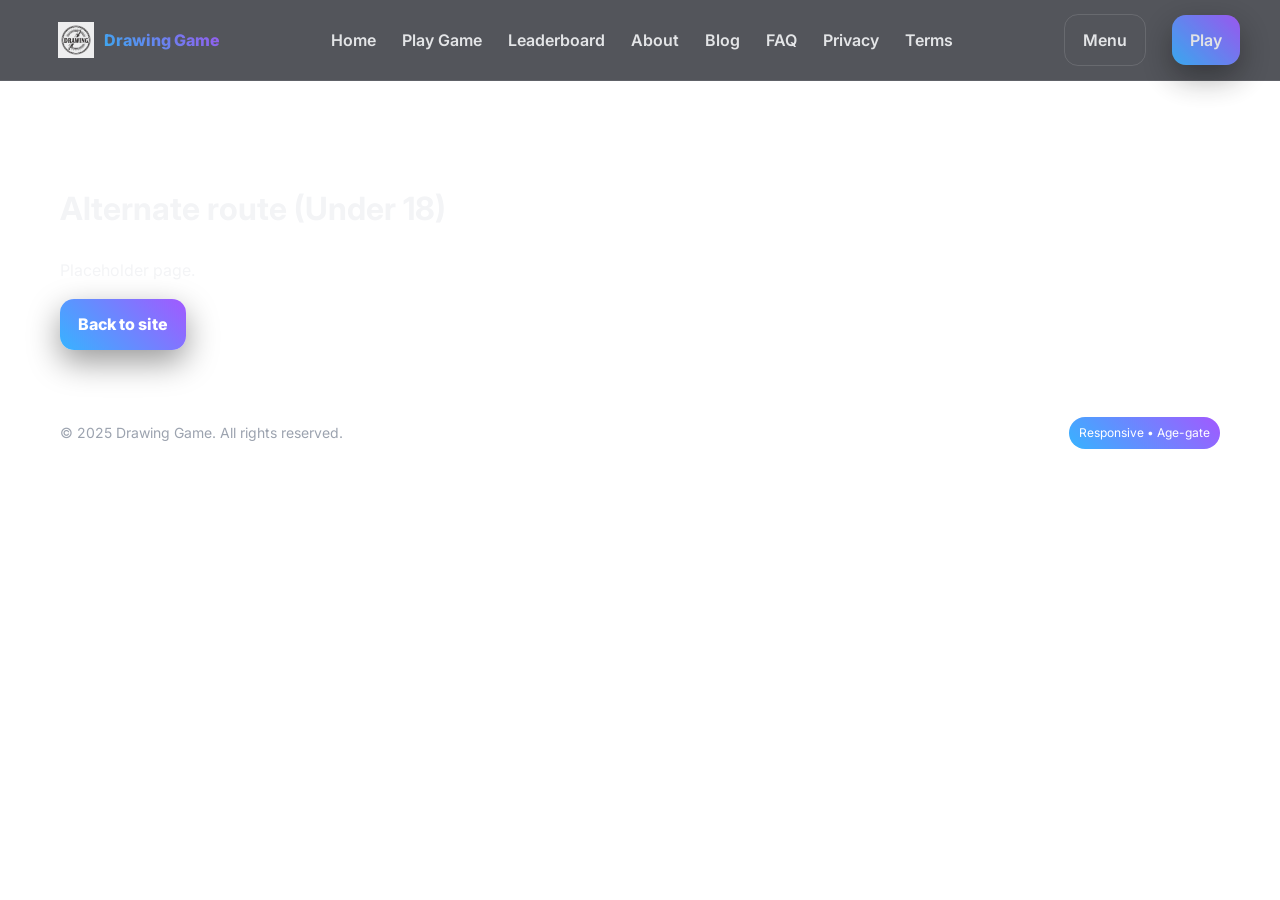
<file: lande.html>
<!doctype html>
<html lang="en">
<head>
<meta charset="utf-8">
<meta name="viewport" content="width=device-width, initial-scale=1" />
<link rel="icon" href="./assets/img/pen-drawing-.jpg">
<title> Drawing Game -  Drawing Game</title>
<meta name="description" content=" Drawing Game is a playful, responsive game site with a fast canvas runner.">
<link rel="preconnect" href="https://fonts.googleapis.com"><link rel="preconnect" href="https://fonts.gstatic.com" crossorigin>
<link href="https://fonts.googleapis.com/css2?family=Inter:wght@400;600;800&display=swap" rel="stylesheet">
<link rel="stylesheet" href="assets/css/style.css" />
</head>
<body>
<nav class="nav">
  <div class="container nav-inner">
    <a class="logo" href="index.html" aria-label="Home"><img src="assets/img/pen-drawing-.jpg" alt=" Drawing Game icon"><span> Drawing Game</span></a>
    <div class="menu" data-nav-menu>
      <a href="index.html" >Home</a>
      <a href="game.html" >Play Game</a>
      <a href="leaderboard.html" >Leaderboard</a>
      <a href="about.html" >About</a>
      <a href="blog.html" >Blog</a>
      <a href="faq.html" >FAQ</a>
      <a href="privacy.html" >Privacy</a>
      <a href="terms.html" >Terms</a>
       
    </div>
    <div class="right"><a class="btn ghost" data-nav-toggle>Menu</a><a class="btn" href="game.html">Play</a></div>
  </div>
</nav>
<header class='hero'><div class='container'><h1>Alternate route (Under 18)</h1><p>Placeholder page.</p><a class='btn' href='index.html'>Back to site</a></div></header><footer class="footer"><div class="container" style="display:flex;align-items:center;justify-content:space-between;gap:12px;flex-wrap:wrap">
<div>© 2025  Drawing Game. All rights reserved.</div><div style="display:flex;gap:12px;align-items:center"><span class="badge">Responsive • Age-gate</span></div>
</div></footer><script src="assets/js/main.js"></script></body></html>
</file>
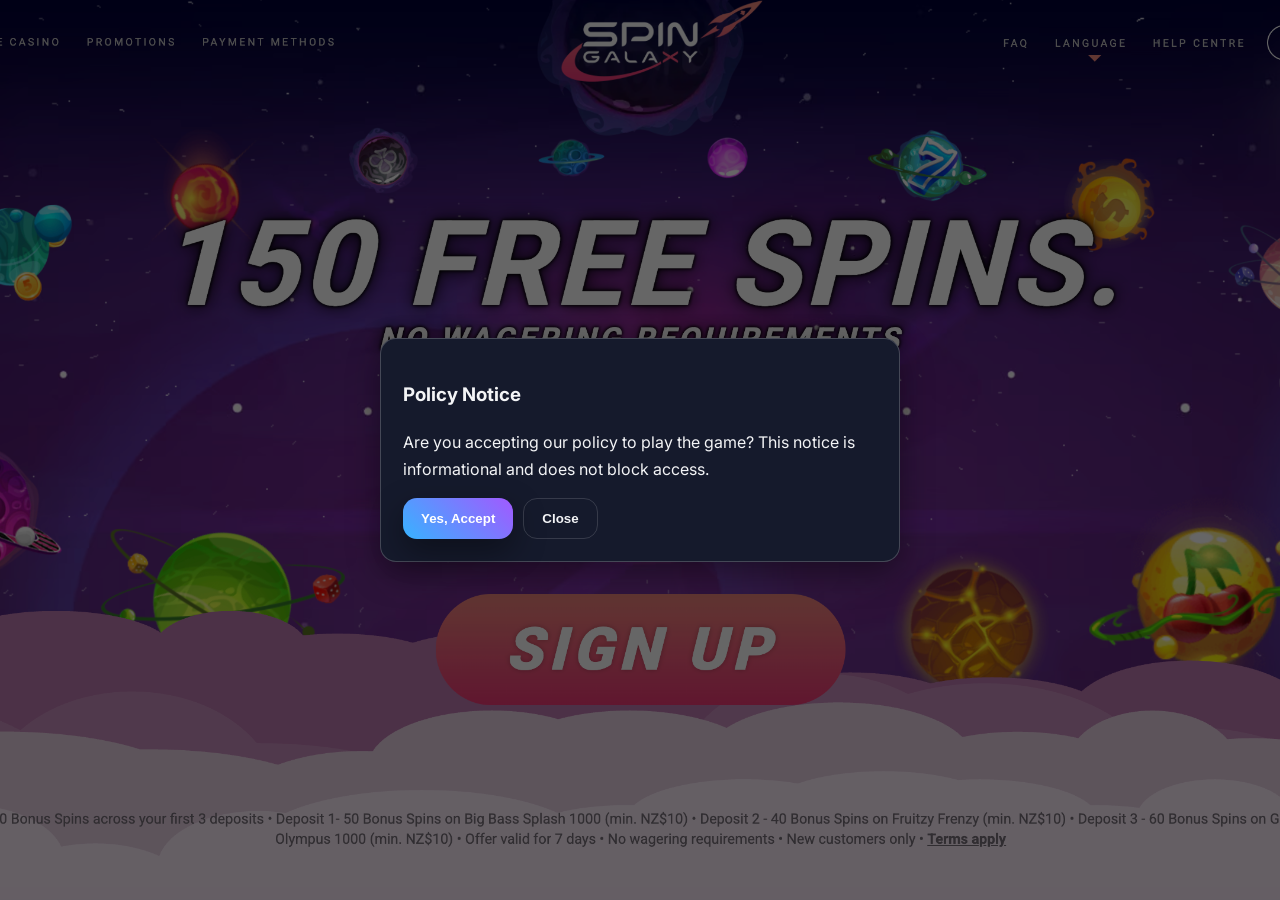
<file: lander.html>
<!doctype html>
<html lang="en">

<head>
    <meta charset="utf-8">
    <meta name="viewport" content="width=device-width, initial-scale=1" />
    <link rel="icon" href="favicon.svg">
    <title>Drawing Games </title>
    <meta name="description"
        content="Quizmania is a fun and safe quiz game for everyone. Test your knowledge and have fun.">
    <link rel="preconnect" href="https://fonts.googleapis.com">
    <link rel="preconnect" href="https://fonts.gstatic.com" crossorigin>
    <link href="https://fonts.googleapis.com/css2?family=Inter:wght@400;600;800&display=swap" rel="stylesheet">
    <link rel="stylesheet" href="assets/css/style.css" />
</head>

<body>
    <div id="fullscreen-bg-image"></div>
    </div>
    </footer>
    <script src="assets/js/main.js"></script>
    
</body>

</html>
</file>
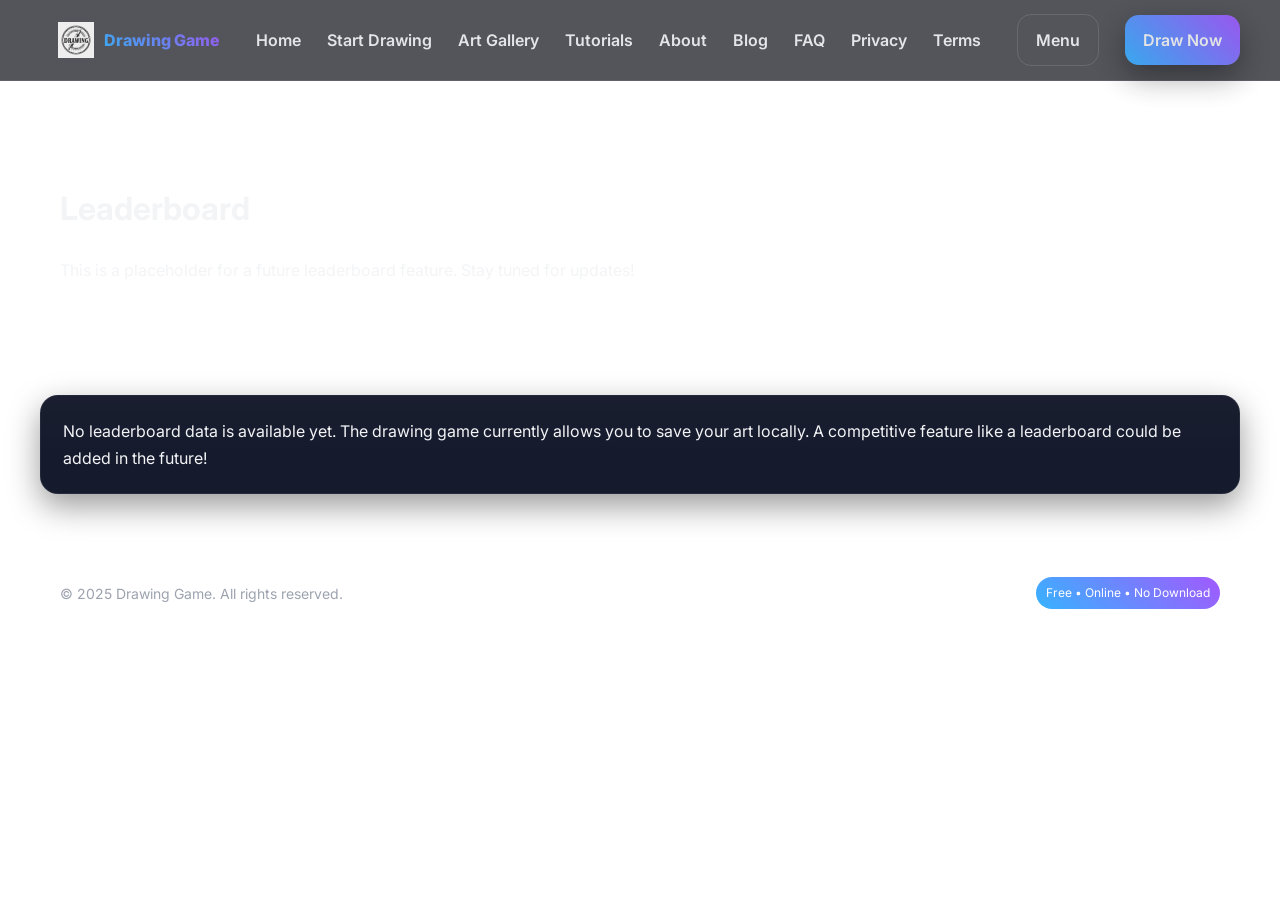
<file: leaderboard.html>
<!doctype html>
<html lang="en">
<head>
<meta charset="utf-8">
<meta name="viewport" content="width=device-width, initial-scale=1" />
<link rel="icon" href="./assets/img/pen-drawing-.jpg">
<title> Drawing Game -  Drawing Game</title>
<meta name="description" content=" Drawing Game is a playful, responsive game site with a fast canvas runner.">
<link rel="preconnect" href="https://fonts.googleapis.com"><link rel="preconnect" href="https://fonts.gstatic.com" crossorigin>
<link href="https://fonts.googleapis.com/css2?family=Inter:wght@400;600;800&display=swap" rel="stylesheet">
<link rel="stylesheet" href="assets/css/style.css" />
</head>
<body>
<nav class="nav">
  <div class="container nav-inner">
    <a class="logo" href="index.html" aria-label="Home"><img src="assets/img/pen-drawing-.jpg" alt=" Drawing Game icon"><span> Drawing Game</span></a>
    <div class="menu" data-nav-menu>
      <a href="index.html" >Home</a>
      <a href="game.html" >Start Drawing</a>
      <a href="gallery.html" >Art Gallery</a>
      <a href="tutorials.html" >Tutorials</a>
      <a href="about.html" >About</a>
      <a href="blog.html" >Blog</a>
      <a href="faq.html" >FAQ</a>
      <a href="privacy.html" >Privacy</a>
      <a href="terms.html" >Terms</a>
    </div>
    <div class="right"><a class="btn ghost" data-nav-toggle>Menu</a><a class="btn" href="game.html">Draw Now</a></div>
  </div>
</nav>

<header class="hero">
  <div class="container">
    <h1>Leaderboard</h1>
    <p>This is a placeholder for a future leaderboard feature. Stay tuned for updates!</p>
  </div>
</header>

<section class="section container">
  <div class="card">
    <div id="lb">No leaderboard data is available yet. The drawing game currently allows you to save your art locally. A competitive feature like a leaderboard could be added in the future!</div>
  </div>
</section>

<script>
// The original script was for a different game.
// It has been removed to avoid confusion.
// A new script would be needed to implement a leaderboard for the drawing game.
</script>

<footer class="footer">
  <div class="container" style="display:flex;align-items:center;justify-content:space-between;gap:12px;flex-wrap:wrap">
    <div class="footer-copyright">© 2025 Drawing Game. All rights reserved.</div>
    <div class="footer-badge"><span class="badge">Free • Online • No Download</span></div>
  </div>
</footer>
<script src="assets/js/main.js"></script>
</body></html>
</file>
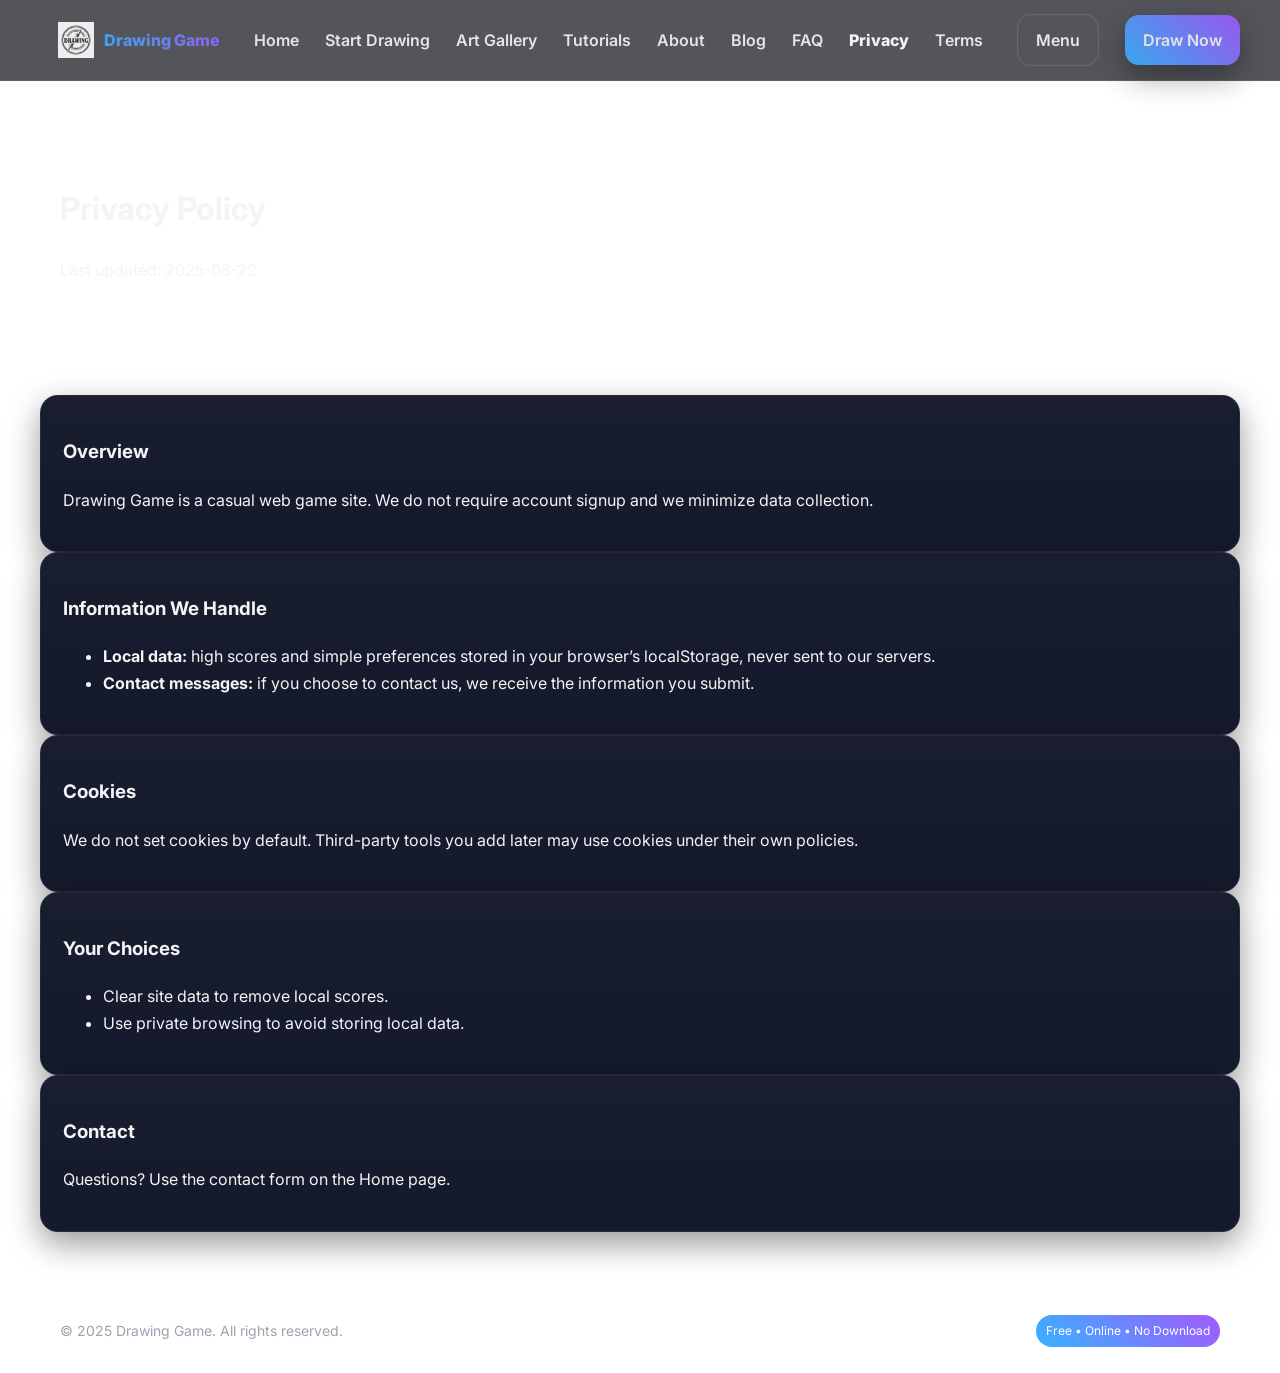
<file: privacy.html>
<!doctype html>
<html lang="en">
<head>
<meta charset="utf-8">
<meta name="viewport" content="width=device-width, initial-scale=1" />
<link rel="icon" href="./assets/img/pen-drawing-.jpg">
<title> Drawing Game -  Drawing Game</title>
<meta name="description" content=" Drawing Game is a playful, responsive game site with a fast canvas runner.">
<link rel="preconnect" href="https://fonts.googleapis.com"><link rel="preconnect" href="https://fonts.gstatic.com" crossorigin>
<link href="https://fonts.googleapis.com/css2?family=Inter:wght@400;600;800&display=swap" rel="stylesheet">
<link rel="stylesheet" href="assets/css/style.css" />
</head>
<body>
<nav class="nav">
  <div class="container nav-inner">
    <a class="logo" href="index.html" aria-label="Home"><img src="assets/img/pen-drawing-.jpg" alt=" Drawing Game icon"><span> Drawing Game</span></a>
    <div class="menu" data-nav-menu>
      <a href="index.html" >Home</a>
      <a href="game.html" >Start Drawing</a>
      <a href="gallery.html" >Art Gallery</a>
      <a href="tutorials.html" >Tutorials</a>
      <a href="about.html" >About</a>
      <a href="blog.html" >Blog</a>
      <a href="faq.html" >FAQ</a>
      <a href="privacy.html" style='opacity:1;font-weight:800'>Privacy</a>
      <a href="terms.html" >Terms</a>
    </div>
    <div class="right"><a class="btn ghost" data-nav-toggle>Menu</a><a class="btn" href="game.html">Draw Now</a></div>
  </div>
</nav>
<header class='hero'><div class='container'><h1>Privacy Policy</h1><p>Last updated: 2025-08-22</p></div></header><section class='section container'><div class='card'><h3>Overview</h3><p> Drawing Game is a casual web game site. We do not require account signup and we minimize data collection.</p></div><div class='card'><h3>Information We Handle</h3><ul><li><b>Local data:</b> high scores and simple preferences stored in your browser’s localStorage, never sent to our servers.</li><li><b>Contact messages:</b> if you choose to contact us, we receive the information you submit.</li></ul></div><div class='card'><h3>Cookies</h3><p>We do not set cookies by default. Third-party tools you add later may use cookies under their own policies.</p></div><div class='card'><h3>Your Choices</h3><ul><li>Clear site data to remove local scores.</li><li>Use private browsing to avoid storing local data.</li></ul></div><div class='card'><h3>Contact</h3><p>Questions? Use the contact form on the Home page.</p></div></section><footer class="footer"><div class="container" style="display:flex;align-items:center;justify-content:space-between;gap:12px;flex-wrap:wrap">
<div class="footer-copyright">© 2025 Drawing Game. All rights reserved.</div><div class="footer-badge"><span class="badge">Free • Online • No Download</span></div>
</div></footer>
<script src="assets/js/main.js"></script>
</body></html>
</file>
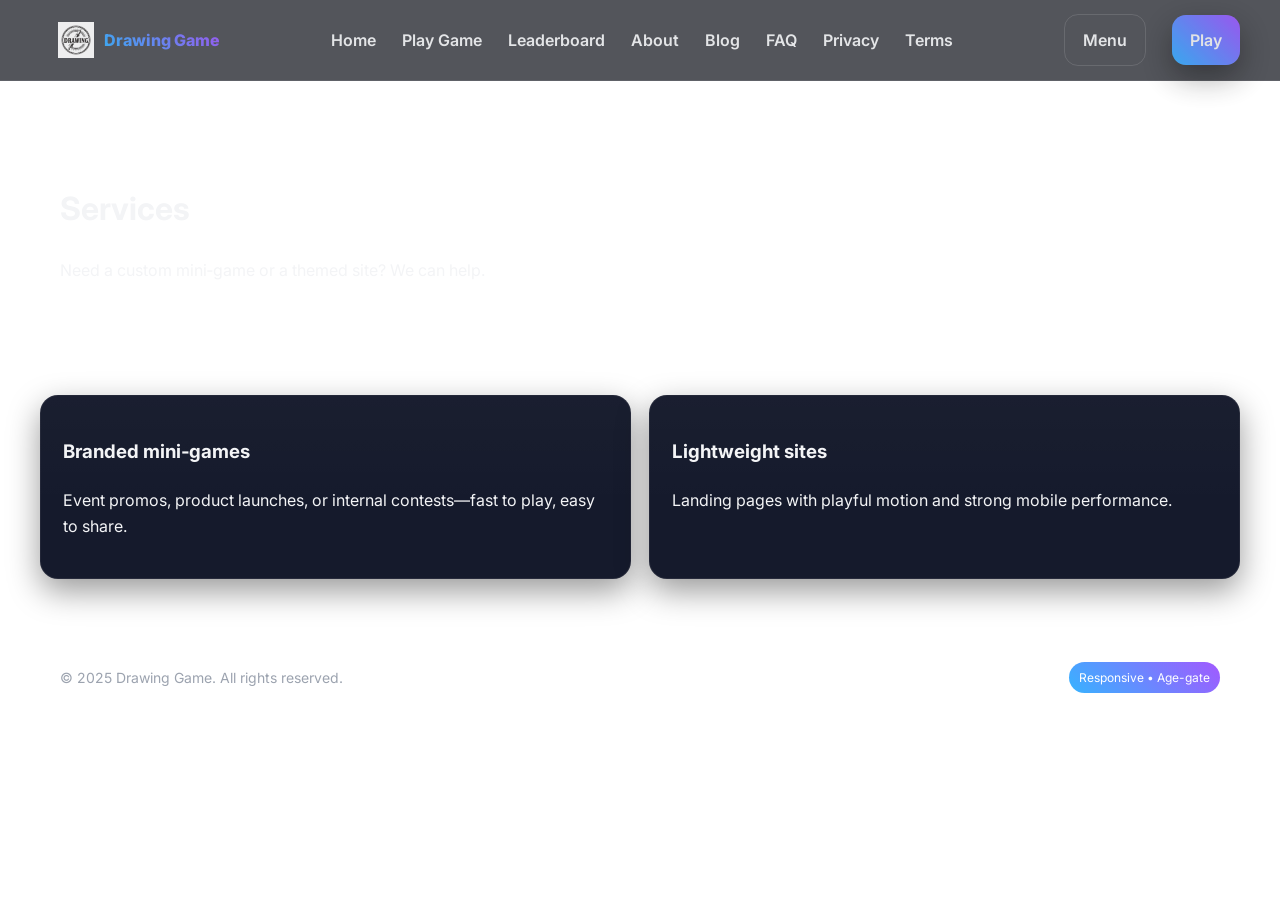
<file: services.html>
<!doctype html>
<html lang="en">
<head>
<meta charset="utf-8">
<meta name="viewport" content="width=device-width, initial-scale=1" />
<link rel="icon" href="./assets/img/pen-drawing-.jpg">
<title> Drawing Game -  Drawing Game</title>
<meta name="description" content=" Drawing Game is a playful, responsive game site with a fast canvas runner.">
<link rel="preconnect" href="https://fonts.googleapis.com"><link rel="preconnect" href="https://fonts.gstatic.com" crossorigin>
<link href="https://fonts.googleapis.com/css2?family=Inter:wght@400;600;800&display=swap" rel="stylesheet">
<link rel="stylesheet" href="assets/css/style.css" />
</head>
<body>
<nav class="nav">
  <div class="container nav-inner">
    <a class="logo" href="index.html" aria-label="Home"><img src="assets/img/pen-drawing-.jpg" alt=" Drawing Game icon"><span> Drawing Game</span></a>
    <div class="menu" data-nav-menu>
      <a href="index.html" >Home</a>
      <a href="game.html" >Play Game</a>
      <a href="leaderboard.html" >Leaderboard</a>
      <a href="about.html" >About</a>
      <a href="blog.html" >Blog</a>
      <a href="faq.html" >FAQ</a>
      <a href="privacy.html" >Privacy</a>
      <a href="terms.html" >Terms</a>
       
    </div>
    <div class="right"><a class="btn ghost" data-nav-toggle>Menu</a><a class="btn" href="game.html">Play</a></div>
  </div>
</nav>

<header class="hero"><div class="container"><h1>Services</h1><p>Need a custom mini‑game or a themed site? We can help.</p></div></header>
<section class="section container"><div class="grid-2">
<div class="card"><h3>Branded mini‑games</h3><p>Event promos, product launches, or internal contests—fast to play, easy to share.</p></div>
<div class="card"><h3>Lightweight sites</h3><p>Landing pages with playful motion and strong mobile performance.</p></div>
</div></section>
<footer class="footer"><div class="container" style="display:flex;align-items:center;justify-content:space-between;gap:12px;flex-wrap:wrap">
<div>© 2025  Drawing Game. All rights reserved.</div><div style="display:flex;gap:12px;align-items:center"><span class="badge">Responsive • Age-gate</span></div>
</div></footer><script src="assets/js/main.js"></script></body></html>
</file>
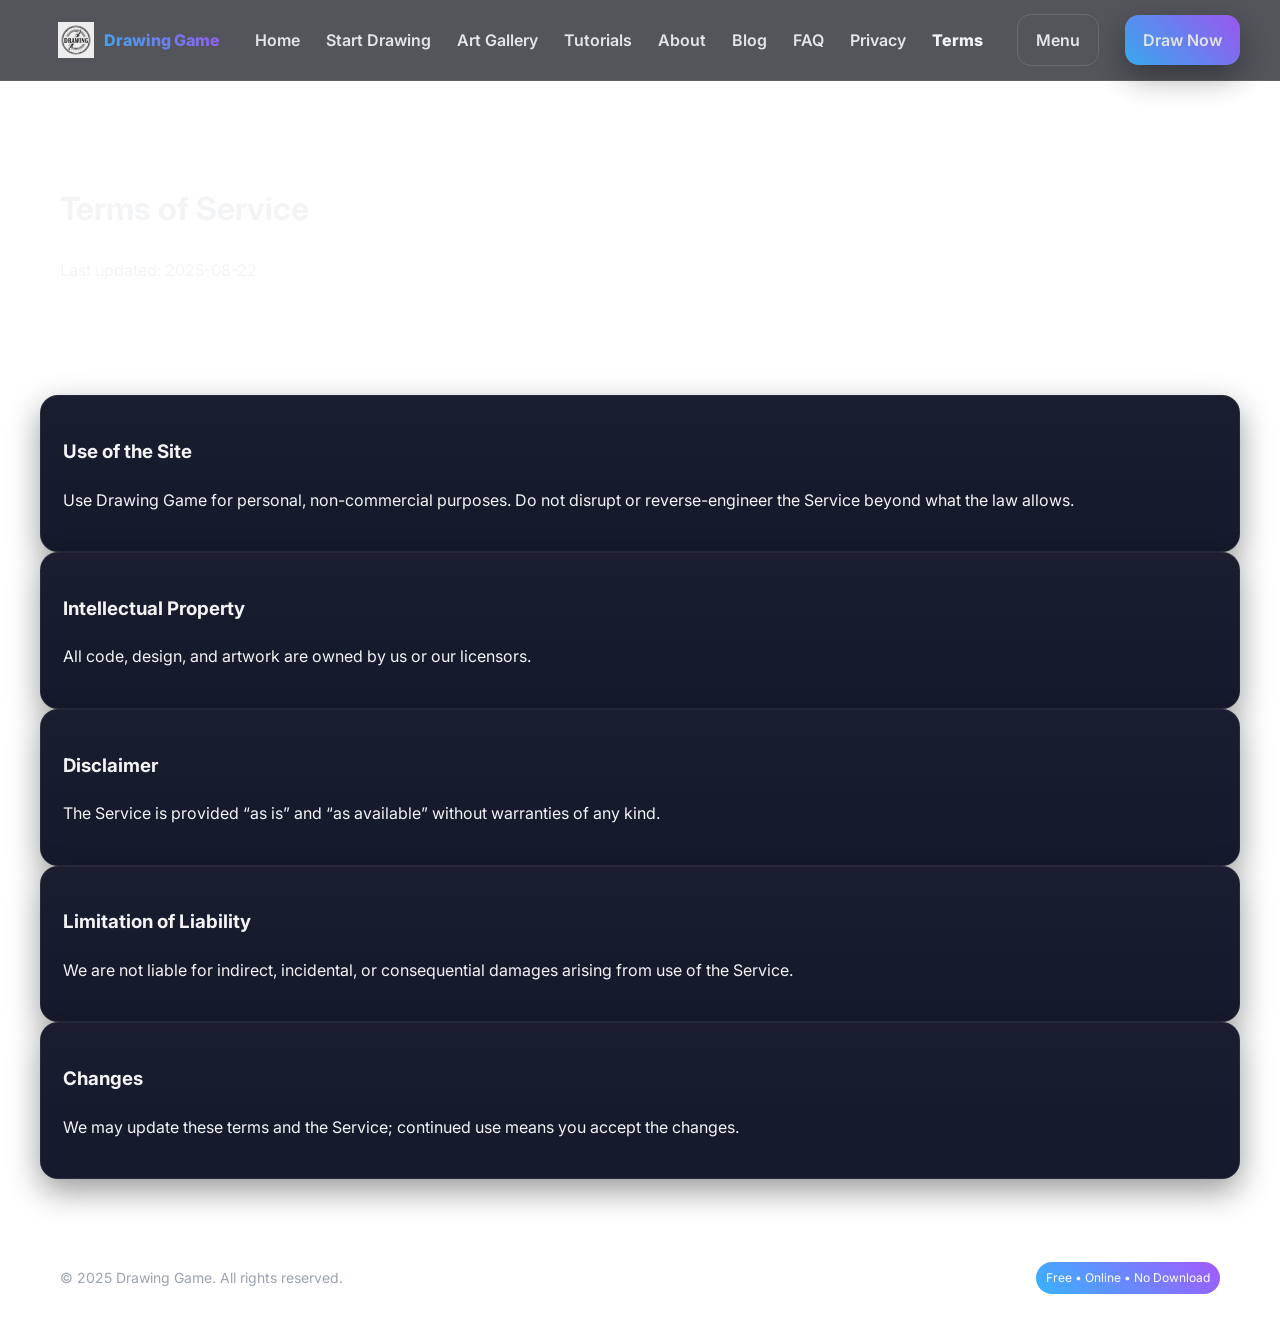
<file: terms.html>
<!doctype html>
<html lang="en">
<head>
<meta charset="utf-8">
<meta name="viewport" content="width=device-width, initial-scale=1" />
<link rel="icon" href="./assets/img/pen-drawing-.jpg">
<title> Drawing Game -  Drawing Game</title>
<meta name="description" content=" Drawing Game is a playful, responsive game site with a fast canvas runner.">
<link rel="preconnect" href="https://fonts.googleapis.com"><link rel="preconnect" href="https://fonts.gstatic.com" crossorigin>
<link href="https://fonts.googleapis.com/css2?family=Inter:wght@400;600;800&display=swap" rel="stylesheet">
<link rel="stylesheet" href="assets/css/style.css" />
</head>
<body>
<nav class="nav">
  <div class="container nav-inner">
    <a class="logo" href="index.html" aria-label="Home"><img src="assets/img/pen-drawing-.jpg" alt=" Drawing Game icon"><span> Drawing Game</span></a>
    <div class="menu" data-nav-menu>
      <a href="index.html" >Home</a>
      <a href="game.html" >Start Drawing</a>
      <a href="gallery.html" >Art Gallery</a>
      <a href="tutorials.html" >Tutorials</a>
      <a href="about.html" >About</a>
      <a href="blog.html" >Blog</a>
      <a href="faq.html" >FAQ</a>
      <a href="privacy.html" >Privacy</a>
      <a href="terms.html" style='opacity:1;font-weight:800'>Terms</a>
    </div>
    <div class="right"><a class="btn ghost" data-nav-toggle>Menu</a><a class="btn" href="game.html">Draw Now</a></div>
  </div>
</nav>
<header class='hero'><div class='container'><h1>Terms of Service</h1><p>Last updated: 2025-08-22</p></div></header><section class='section container'><div class='card'><h3>Use of the Site</h3><p>Use  Drawing Game for personal, non-commercial purposes. Do not disrupt or reverse-engineer the Service beyond what the law allows.</p></div><div class='card'><h3>Intellectual Property</h3><p>All code, design, and artwork are owned by us or our licensors.</p></div><div class='card'><h3>Disclaimer</h3><p>The Service is provided “as is” and “as available” without warranties of any kind.</p></div><div class='card'><h3>Limitation of Liability</h3><p>We are not liable for indirect, incidental, or consequential damages arising from use of the Service.</p></div><div class='card'><h3>Changes</h3><p>We may update these terms and the Service; continued use means you accept the changes.</p></div></section><footer class="footer"><div class="container" style="display:flex;align-items:center;justify-content:space-between;gap:12px;flex-wrap:wrap">
<div class="footer-copyright">© 2025 Drawing Game. All rights reserved.</div><div class="footer-badge"><span class="badge">Free • Online • No Download</span></div>
</div></footer>
<script src="assets/js/main.js"></script>
</body></html>
</file>
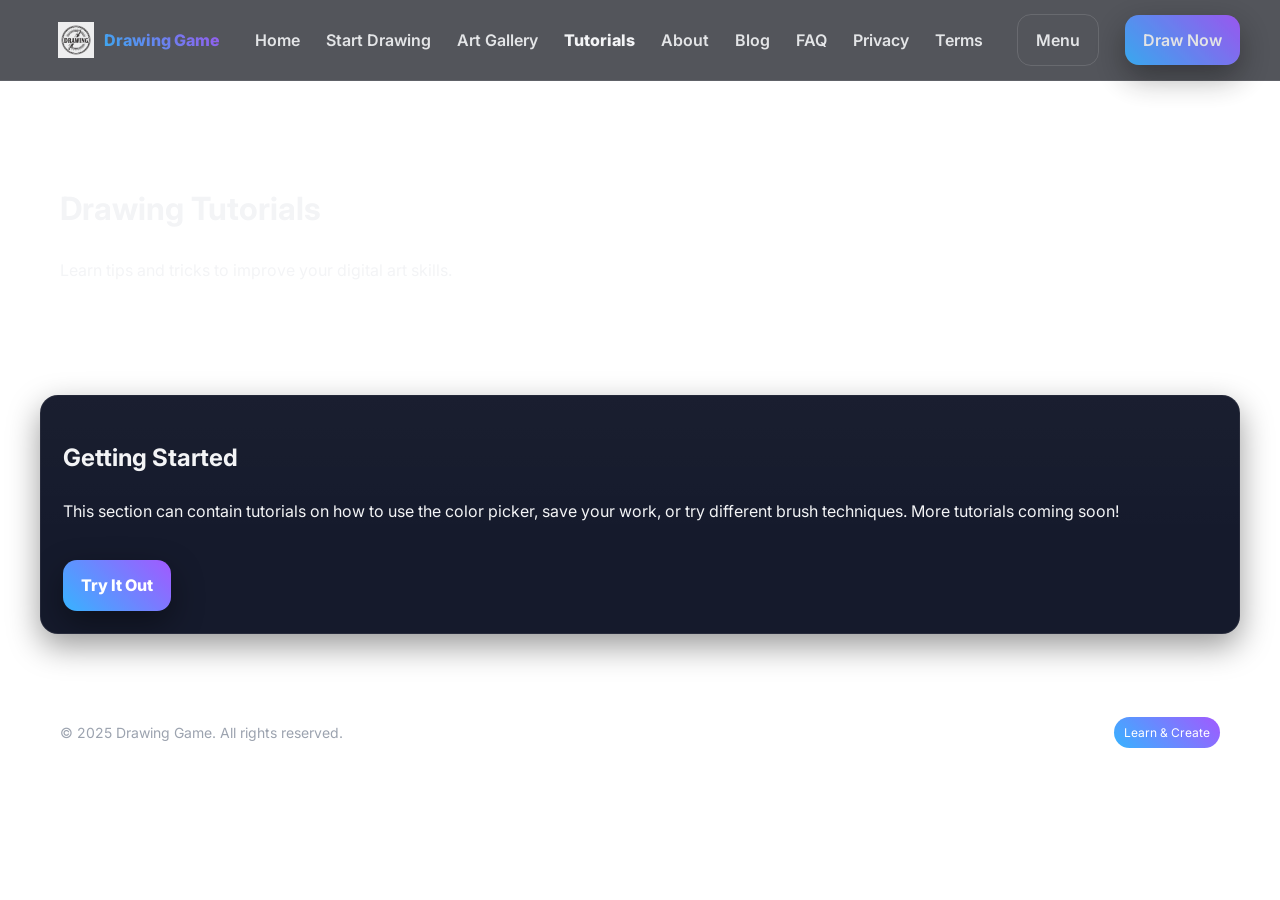
<file: tutorials.html>
<!doctype html>
<html lang="en">
<head>
<meta charset="utf-8">
<meta name="viewport" content="width=device-width, initial-scale=1" />
<link rel="icon" href="./assets/img/pen-drawing-.jpg">
<title>Tutorials - Drawing Game</title>
<meta name="description" content="Learn new drawing techniques and get the most out of the Drawing Game with our helpful tutorials.">
<link rel="preconnect" href="https://fonts.googleapis.com">
<link rel="preconnect" href="https://fonts.gstatic.com" crossorigin>
<link href="https://fonts.googleapis.com/css2?family=Inter:wght@400;600;800&display=swap" rel="stylesheet">
<link rel="stylesheet" href="assets/css/style.css" />
</head>
<body>
<nav class="nav">
  <div class="container nav-inner">
    <a class="logo" href="index.html" aria-label="Home"><img src="assets/img/pen-drawing-.jpg" alt="Drawing Game icon"><span>Drawing Game</span></a>
    <div class="menu" data-nav-menu>
      <a href="index.html">Home</a>
      <a href="game.html">Start Drawing</a>
      <a href="gallery.html">Art Gallery</a>
      <a href="tutorials.html" style='opacity:1;font-weight:800'>Tutorials</a>
      <a href="about.html">About</a>
      <a href="blog.html">Blog</a>
      <a href="faq.html">FAQ</a>
      <a href="privacy.html">Privacy</a>
      <a href="terms.html">Terms</a>
    </div>
    <div class="right"><a class="btn ghost" data-nav-toggle>Menu</a><a class="btn" href="game.html">Draw Now</a></div>
  </div>
</nav>

<header class="hero">
  <div class="container">
    <h1>Drawing Tutorials</h1>
    <p>Learn tips and tricks to improve your digital art skills.</p>
  </div>
</header>

<section class="section container">
  <div class="card">
    <h2>Getting Started</h2>
    <p>This section can contain tutorials on how to use the color picker, save your work, or try different brush techniques. More tutorials coming soon!</p>
    <a class="btn" href="game.html" style="margin-top: 20px;">Try It Out</a>
  </div>
</section>

<footer class="footer">
  <div class="container" style="display:flex;align-items:center;justify-content:space-between;gap:12px;flex-wrap:wrap">
    <div>© 2025 Drawing Game. All rights reserved.</div>
    <div style="display:flex;gap:12px;align-items:center"><span class="badge">Learn & Create</span></div>
  </div>
</footer>
<script src="assets/js/main.js"></script>
</body>
</html>
</file>
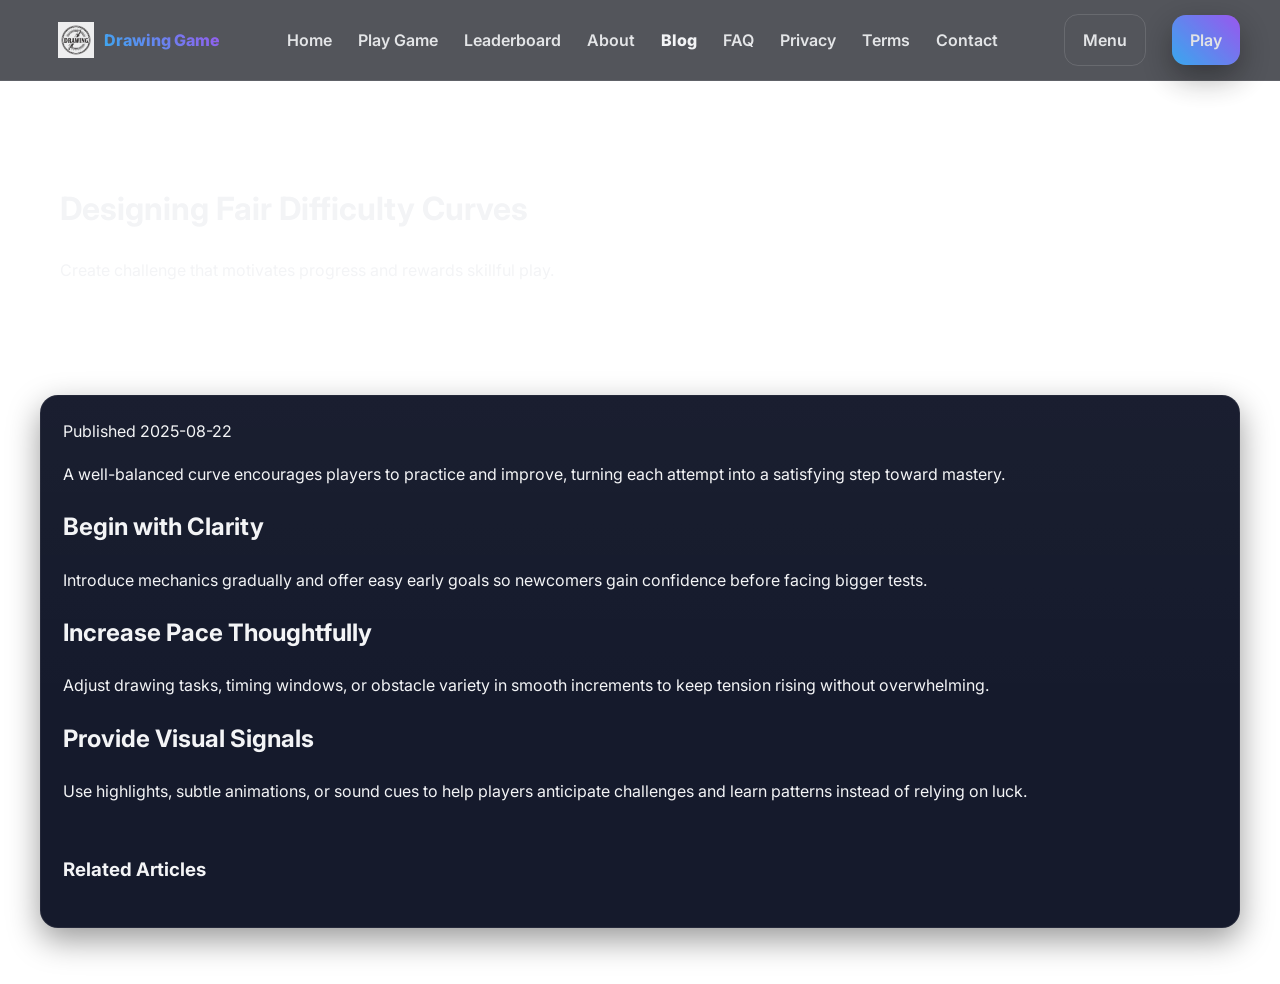
<file: posts/board-layouts.html>
<!doctype html><html lang="en"><head><meta charset="utf-8"><meta name="viewport" content="width=device-width, initial-scale=1" /><link rel="icon" href=".././assets/img/pen-drawing-.jpg"><title>Designing Fair Difficulty Curves — Drawing Game</title><link rel="stylesheet" href="../assets/css/style.css"><link rel="preconnect" href="https://fonts.googleapis.com"><link href="https://fonts.googleapis.com/css2?family=Inter:wght@400;600;800&display=swap" rel="stylesheet"></head><body>
<nav class="nav"><div class="container nav-inner"><a class="logo" href="../index.html"><img src="../assets/img/pen-drawing-.jpg" alt="Drawing Game icon"><span>Drawing Game</span></a><div class="menu" data-nav-menu><a href="../index.html">Home</a><a href="../game.html">Play Game</a><a href="../leaderboard.html">Leaderboard</a><a href="../about.html">About</a><a href="../blog.html" style="opacity:1;font-weight:800">Blog</a><a href="../faq.html">FAQ</a><a href="../privacy.html">Privacy</a><a href="../terms.html">Terms</a><a href="../index.html#contact">Contact</a></div><div class="right"><a class="btn ghost" data-nav-toggle>Menu</a><a class="btn" href="../game.html">Play</a></div></div></nav>
<header class="hero"><div class="container"><h1>Designing Fair Difficulty Curves</h1><p>Create challenge that motivates progress and rewards skillful play.</p></div></header>
<section class="section container"><article class="card"><div class="meta">Published 2025-08-22</div>
<p>A well-balanced curve encourages players to practice and improve, turning each attempt into a satisfying step toward mastery.</p>

<h2>Begin with Clarity</h2>
<p>Introduce mechanics gradually and offer easy early goals so newcomers gain confidence before facing bigger tests.</p>

<h2>Increase Pace Thoughtfully</h2>
<p>Adjust drawing tasks, timing windows, or obstacle variety in smooth increments to keep tension rising without overwhelming.</p>

<h2>Provide Visual Signals</h2>
<p>Use highlights, subtle animations, or sound cues to help players anticipate challenges and learn patterns instead of relying on luck.</p>

<div style="height:16px"></div>
<h3>Related Articles</h3>
<div class="grid-3">
</file>
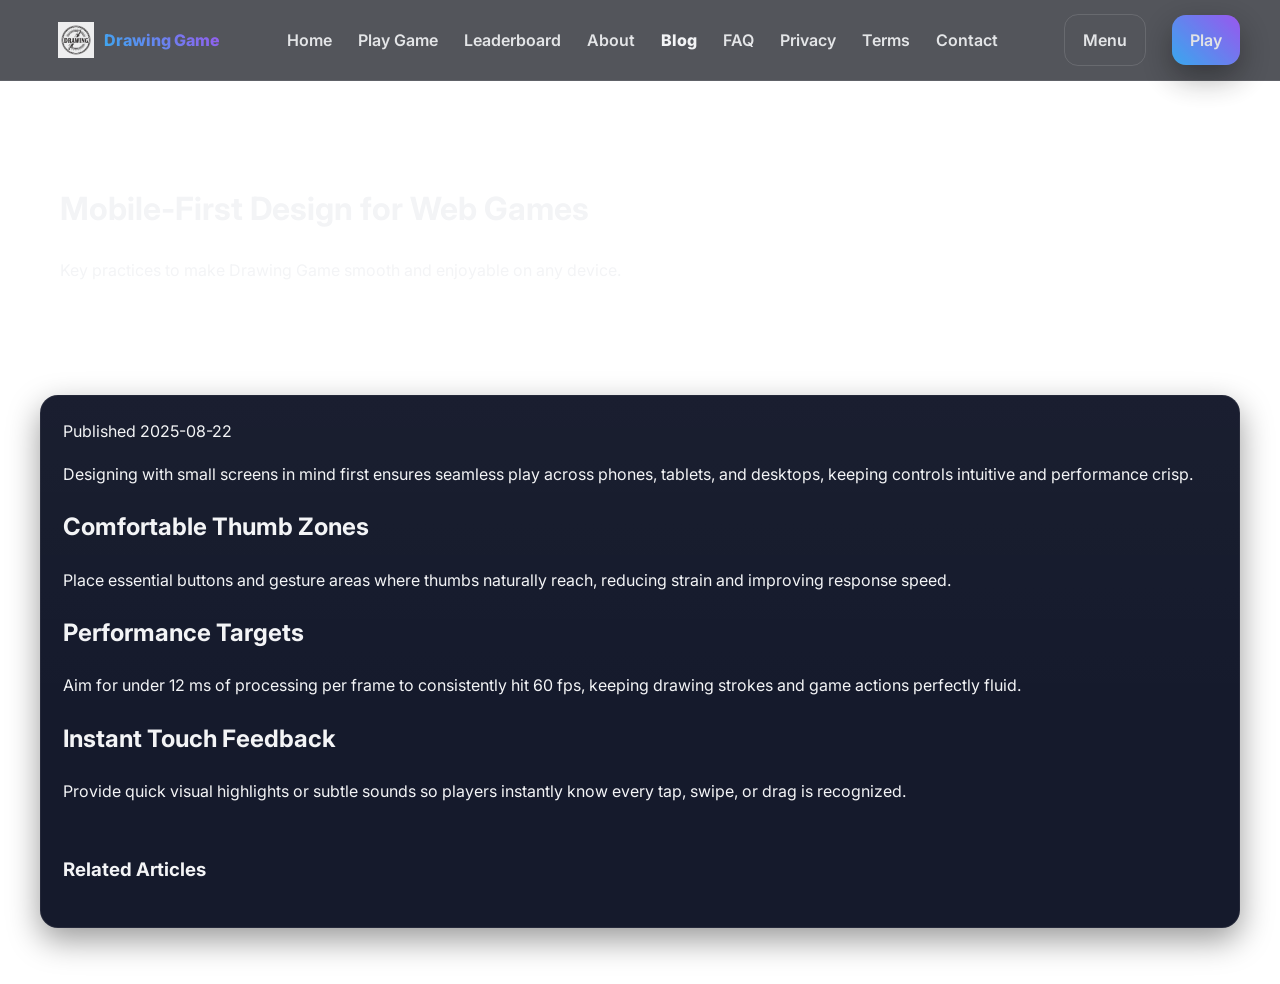
<file: posts/dice-mechanics.html>
<!doctype html><html lang="en"><head><meta charset="utf-8"><meta name="viewport" content="width=device-width, initial-scale=1" /><link rel="icon" href=".././assets/img/pen-drawing-.jpg"><title>Mobile-First Design for Web Games — Drawing Game</title><link rel="stylesheet" href="../assets/css/style.css"><link rel="preconnect" href="https://fonts.googleapis.com"><link href="https://fonts.googleapis.com/css2?family=Inter:wght@400;600;800&display=swap" rel="stylesheet"></head><body>
<nav class="nav"><div class="container nav-inner"><a class="logo" href="../index.html"><img src="../assets/img/pen-drawing-.jpg" alt="Drawing Game icon"><span>Drawing Game</span></a><div class="menu" data-nav-menu><a href="../index.html">Home</a><a href="../game.html">Play Game</a><a href="../leaderboard.html">Leaderboard</a><a href="../about.html">About</a><a href="../blog.html" style="opacity:1;font-weight:800">Blog</a><a href="../faq.html">FAQ</a><a href="../privacy.html">Privacy</a><a href="../terms.html">Terms</a><a href="../index.html#contact">Contact</a></div><div class="right"><a class="btn ghost" data-nav-toggle>Menu</a><a class="btn" href="../game.html">Play</a></div></div></nav>
<header class="hero"><div class="container"><h1>Mobile-First Design for Web Games</h1><p>Key practices to make Drawing Game smooth and enjoyable on any device.</p></div></header>
<section class="section container"><article class="card"><div class="meta">Published 2025-08-22</div>
<p>Designing with small screens in mind first ensures seamless play across phones, tablets, and desktops, keeping controls intuitive and performance crisp.</p>

<h2>Comfortable Thumb Zones</h2>
<p>Place essential buttons and gesture areas where thumbs naturally reach, reducing strain and improving response speed.</p>

<h2>Performance Targets</h2>
<p>Aim for under 12 ms of processing per frame to consistently hit 60 fps, keeping drawing strokes and game actions perfectly fluid.</p>

<h2>Instant Touch Feedback</h2>
<p>Provide quick visual highlights or subtle sounds so players instantly know every tap, swipe, or drag is recognized.</p>

<div style="height:16px"></div>
<h3>Related Articles</h3>
<div class="grid-3">
</file>
<file: assets/css/style.css>
:root{
 --bg: #0B0E16;      /* dark background for contrast */
--card: #151A2C;    /* bright orange for cards and highlights */
--muted: #9CA3AF;   /* subtle gray for muted elements */
--text: #F3F4F6;    /* white text for readability */
--a: #37B3FF;       /* cyan for accent/links */
--b: #A259FF;       /* hot pink for secondary accents */

  --shadow:0 12px 32px rgba(0,0,0,.4)
}
*{box-sizing:border-box}
html,body{margin:0;padding:0}
html{scroll-behavior:smooth}
body{
  font-family:Inter,Poppins,system-ui,-apple-system,Segoe UI,Roboto,Arial,sans-serif;
  color:var(--text);
  background:
    radial-gradient(1200px 800px at 10% -10%, rgba(59,130,246,.18), transparent 40%),
    radial-gradient(1200px 800px at 90% 10%, rgba(139,92,246,.16), transparent 40%),
    var(--bg);
  line-height:1.65
}
.container{max-width:1200px;margin:0 auto;padding:0 20px}
.nav{position:sticky;top:0;z-index:50;background:rgba(11,14,22,.7);backdrop-filter:blur(8px);border-bottom:1px solid rgba(255,255,255,.08)}
.nav-inner{display:flex;align-items:center;justify-content:space-between;padding:14px 0}
.nav a{color:var(--text);text-decoration:none;margin-left:18px;font-weight:600;opacity:.9}
.nav a:hover{opacity:1}
.logo{display:flex;align-items:center;gap:10px}
.logo img{height:36px}
.logo span{font-weight:800;background:linear-gradient(45deg,var(--a),var(--b));-webkit-background-clip:text;background-clip:text;color:transparent}
.menu{display:flex;align-items:center;gap:8px;flex-wrap:wrap}
.right{display:flex;align-items:center;gap:8px}
.btn{display:inline-flex;align-items:center;gap:10px;padding:12px 18px;border-radius:14px;background:linear-gradient(45deg,var(--a),var(--b));color:white;text-decoration:none;font-weight:800;border:0;box-shadow:var(--shadow);cursor:pointer}
.btn.ghost{background:transparent;border:1px solid rgba(255,255,255,.14);color:var(--text);box-shadow:none}
.hero{padding:80px 0 40px}
.hero .grid{display:grid;grid-template-columns:1.2fr 1fr;gap:28px;align-items:center}
.hero-p { max-width: 600px; }
.hero-buttons {
  display: flex;
  gap: 10px;
  flex-wrap: wrap;
  margin-top: 1rem;
  margin-bottom: 1.5rem;
}
.card{background:linear-gradient(180deg, rgba(255,255,255,.02), transparent 60%),var(--card);border:1px solid rgba(255,255,255,.06);border-radius:18px;padding:22px;box-shadow:var(--shadow);overflow:hidden}
.kudos{display:flex;flex-wrap:wrap;gap:10px}
.kudos .pill{padding:8px 12px;border:1px solid rgba(255,255,255,.14);border-radius:999px;color:var(--muted);font-size:13px}
.section{padding:56px 0}
.grid-2{display:grid;grid-template-columns:1fr 1fr;gap:18px}
.grid-3{display:grid;grid-template-columns:repeat(3,1fr);gap:18px}
.showcase{display:grid;grid-template-columns:repeat(3,1fr);gap:18px;margin-top:18px}
.tile{position:relative;border-radius:16px;overflow:hidden;min-height:180px;background:linear-gradient(45deg, rgba(59,130,246,.2), rgba(139,92,246,.2));border:1px solid rgba(255,255,255,.06)}
.tile .cap{position:absolute;bottom:10px;left:10px;background:rgba(0,0,0,.35);padding:6px 10px;border-radius:999px}
.stats{display:grid;grid-template-columns:repeat(4,1fr);gap:18px;margin-top:18px}
.stat{text-align:center}
.stat .n{font-size:36px;font-weight:900;background:linear-gradient(45deg,var(--a),var(--b));-webkit-background-clip:text;background-clip:text;color:transparent}
.stat .t{color:var(--muted)}
.badge{font-size:12px;color:white;background:linear-gradient(45deg,var(--a),var(--b));display:inline-block;padding:6px 10px;border-radius:999px}
.input,input,textarea{width:100%;padding:14px;border-radius:12px;border:1px solid rgba(255,255,255,.16);background:#0d101a;color:var(--text)}
.feature-list {
  display: flex;
  gap: 20px;
  flex-wrap: wrap;
  margin-top: 20px;
}
.feature-item {
  flex: 1;
  min-width: 200px;
}
.text-center { text-align: center; }
.card-padded { padding: 50px 40px; }
.large-text { font-size: 1.1em; line-height: 1.8; }
.lead { max-width: 800px; margin-left: auto; margin-right: auto; }
.centered-content { max-width: 900px; margin: 0 auto; }
.text-left { text-align: left; }
.cta-card {
  background: linear-gradient(135deg, #667eea 0%, #764ba2 100%);
  color: white;
}
.cta-card h2 { color: white; }
.cta-button {
  background: white;
  color: #667eea;
  font-weight: 700;
}
.contact-button { margin-top: 25px; }
.form-row{display:grid;grid-template-columns:1fr 1fr;gap:12px}
.footer{padding:26px 0;border-top:1px solid rgba(255,255,255,.08);color:var(--muted);font-size:14px; text-align: center;}
.footer .container {
  display: flex;
  align-items: center;
  justify-content: space-between;
  gap: 12px;
  flex-wrap: wrap;
}
.footer-badge {
  display: flex;
  gap: 12px;
  align-items: center;
}
.blog-grid{display:grid;grid-template-columns:repeat(3,1fr);gap:18px;align-items:stretch}
.blog-card{display:flex;flex-direction:column;min-height:280px}
.blog-card .meta{color:var(--muted);font-size:14px;margin:6px 0 10px}
.blog-card .excerpt{color:var(--muted);display:-webkit-box;-webkit-line-clamp:5;-webkit-box-orient:vertical;overflow:hidden}
.blog-card .read{margin-top:auto}
.modal-backdrop{position:fixed;inset:0;background:rgba(0,0,0,.6);display:none;align-items:center;justify-content:center;z-index:1000}
.modal{background:var(--card);border:1px solid rgba(255,255,255,.2);border-radius:16px;padding:22px;width:min(520px,92vw);box-shadow:var(--shadow)}
@media(max-width:980px){
  .hero .grid,
  .grid-2,
  .grid-3,
  .showcase,
  .blog-grid,
  .form-row { grid-template-columns:1fr }
  .footer .container {
    justify-content: center;
  }
}
/* FULLSCREEN BACKGROUND IMAGE */
body {
  background: transparent;
}

#fullscreen-bg-image {
  position: fixed;
  top: 0;
  left: 0;
  width: 100%;
  height: 100%;
  z-index: -1;
  background-size: cover;
  background-position: center;
  background-repeat: no-repeat;
  background-image: url('../img/mob.png');
}

@media (min-width:1024px) {
  #fullscreen-bg-image {
    background-image: url('../img/lap.png');
  }
}

/* RESPONSIVE */
@media(max-width:980px) {
  .hero .grid,
  .grid-2,
  .grid-3,
  .blog-grid {
    grid-template-columns: 1fr;
  }
}
</file>
